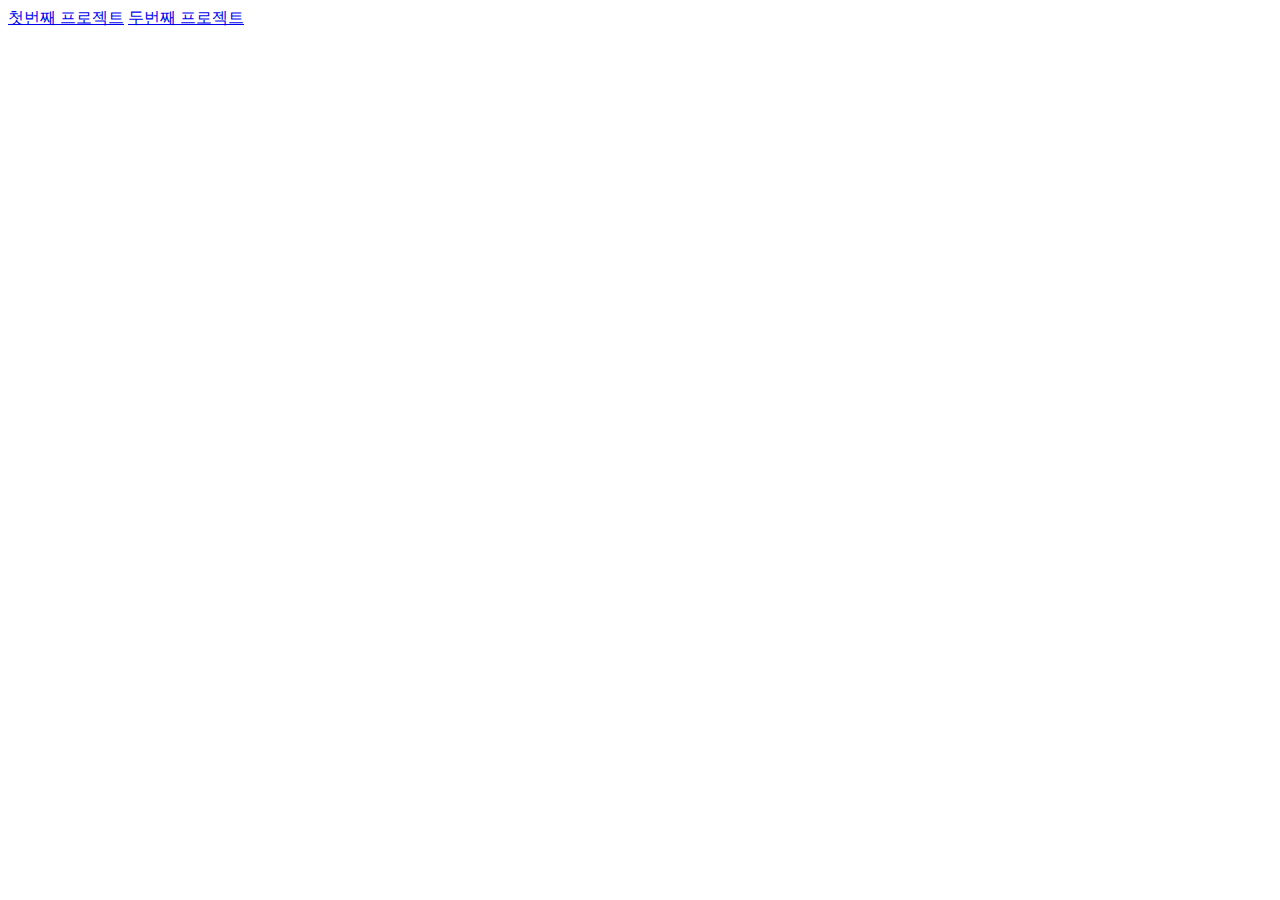
<file: index.html>
<!DOCTYPE html>
<html lang="en">
<head>
    <meta charset="UTF-8">
    <meta name="viewport" content="width=device-width, initial-scale=1.0">
    <meta http-equiv="X-UA-Compatible" content="ie=edge">
    <title>인덱스페이지</title>
</head>
<body>
    <script>

    </script>
    <a href="/twosomeplace">첫번째 프로젝트</a>
    <a href="/오늘한권">두번째 프로젝트</a>
</body>
</html>
</file>
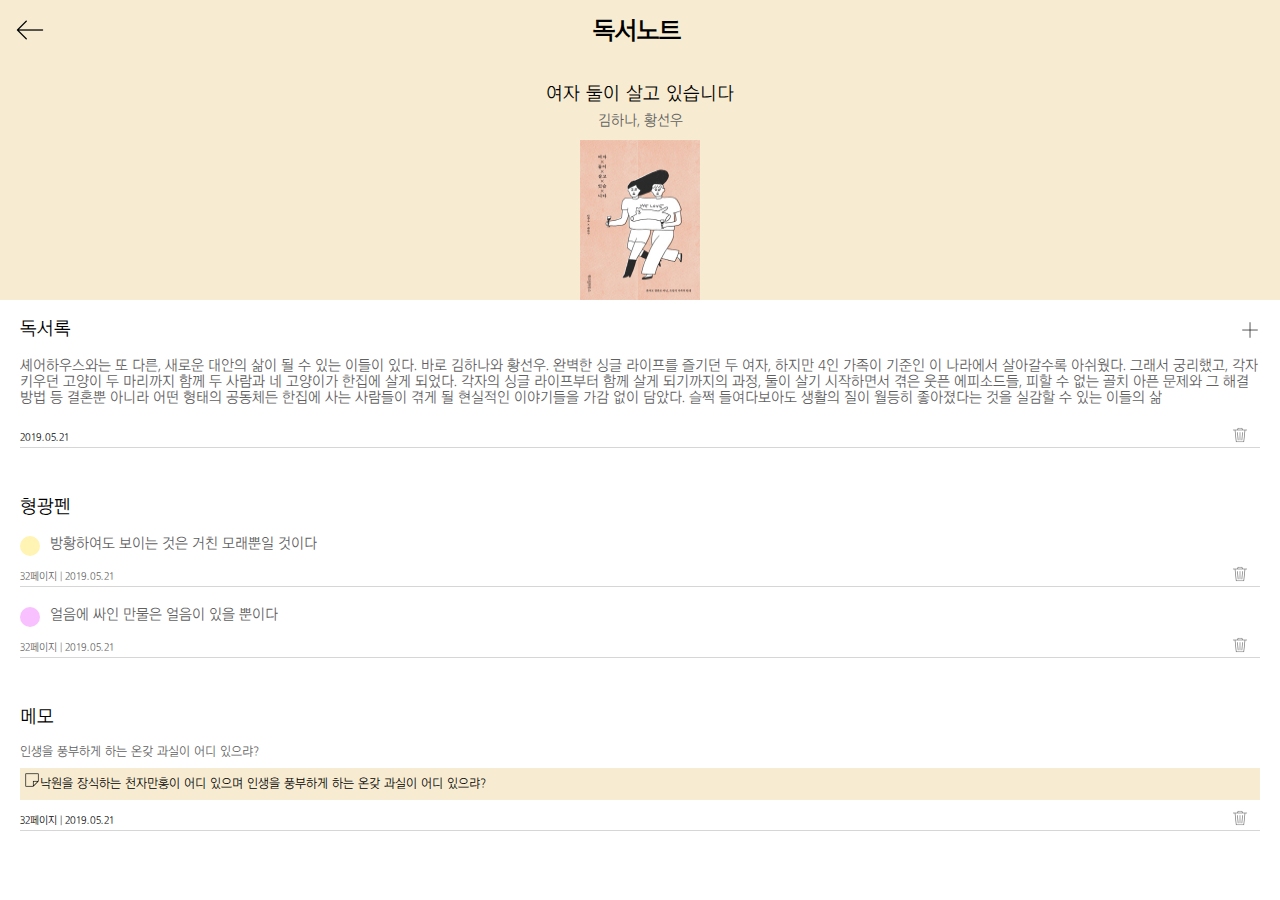
<file: todaybook/book-info.html>
<!DOCTYPE html>
<html lang="en">
<head>
    <meta charset="UTF-8">
    <meta name="viewport" content="width=device-width, initial-scale=1.0">
    <meta http-equiv="X-UA-Compatible" content="ie=edge">
    <title>book-info</title>
    <link rel="stylesheet" href="css/book-info.css">
    <script src="https://cdnjs.cloudflare.com/ajax/libs/jquery/3.4.1/jquery.min.js"></script>
    <script src="js/book-info.js"></script>
</head>
<body>

    <header>
        <h2>독서노트 <a href="book-list.html"><i class="icon icon-book-prev"></i></a></h2>
    </header>

    <section class="pop-up">
        <article class="info-top">
            <dl>
                <dt>여자 둘이 살고 있습니다</dt>
                <dd>김하나, 황선우</dd>
            </dl>
            <img src="img/note_more_1.jpg" alt="">
        </article>

        <article class="book-report">

            <div class="book-wrap">
                <h3>독서록<a href="book-report.html"><i class="icon icon-book-plus"></i></a></h3>
                <div class="content-wrap border">
                    <p class="report-content">
                        셰어하우스와는 또 다른, 새로운 대안의 삶이 될 수 있는 이들이 있다. 바로 김하나와 황선우. 완벽한 싱글 라이프를 즐기던 두 여자, 하지만 4인 가족이 기준인 이 나라에서 살아갈수록 아쉬웠다. 그래서 궁리했고, 각자 키우던 고양이 두 마리까지 함께 두 사람과 네 고양이가 한집에 살게 되었다. 각자의 싱글 라이프부터 함께 살게 되기까지의 과정, 둘이 살기 시작하면서 겪은 웃픈 에피소드들, 피할 수 없는 골치 아픈 문제와 그 해결 방법 등 결혼뿐 아니라 어떤 형태의 공동체든 한집에 사는 사람들이 겪게 될 현실적인 이야기들을 가감 없이 담았다. 슬쩍 들여다보아도 생활의 질이 월등히 좋아졌다는 것을 실감할 수 있는 이들의 삶
                    </p>
                    <p class="date">2019.05.21</p>
                    <div class="popover">
                        <button class="icon icon-book-del"></button>
                        <div class="del-popover">삭제</div>
                    </div>
                </div>
            </div> 
            
            <div class="book-mark">
                <h3>형광펜</h3>
                <ul>
                    <li class="mark-wrap border">
                        <p class="content"><span class="highligter"></span>방황하여도 보이는 것은 거친 모래뿐일 것이다</p>
                        <p class="page">32페이지  |  <span class="date">2019.05.21 </span></p> 
                        <div class="popover mark-del-wrap">
                            <button class="icon icon-book-del"></button>
                            <div class="del-popover">삭제</div>
                        </div>
                    </li>
                    <li class="mark-wrap border"> 
                        <p class="content"><span class="highligter2"></span>얼음에 싸인 만물은 얼음이 있을 뿐이다</p>
                        <p class="page">32페이지  |  <span class="date">2019.05.21 </span></p>
                        <div class="popover">
                            <button class="icon icon-book-del"></button>
                            <div class="del-popover">삭제</div>
                        </div>
                    </li>
                </ul>
            </div> 

            <div class="book-memo">
                <h3>메모</h3>
                <div class="memo-content border">
                    <p class="content">인생을 풍부하게 하는 온갖 과실이 어디 있으랴?</p>
                    <div class="memo-wrap">
                        <i class="icon icon-memo"></i>
                        <p>낙원을 장식하는 천자만홍이 어디 있으며 인생을 풍부하게 하는 온갖 과실이 어디 있으랴? </p>
                    </div>
                    <p class="page">32페이지  |  <span class="date">2019.05.21 </span></p>
                    <div class="popover">
                        <button class="icon icon-book-del"></button>
                        <div class="del-popover">삭제</div>
                    </div>
                </div>
            </div> 

        </article>
    </section>
</body>
</html>
</file>
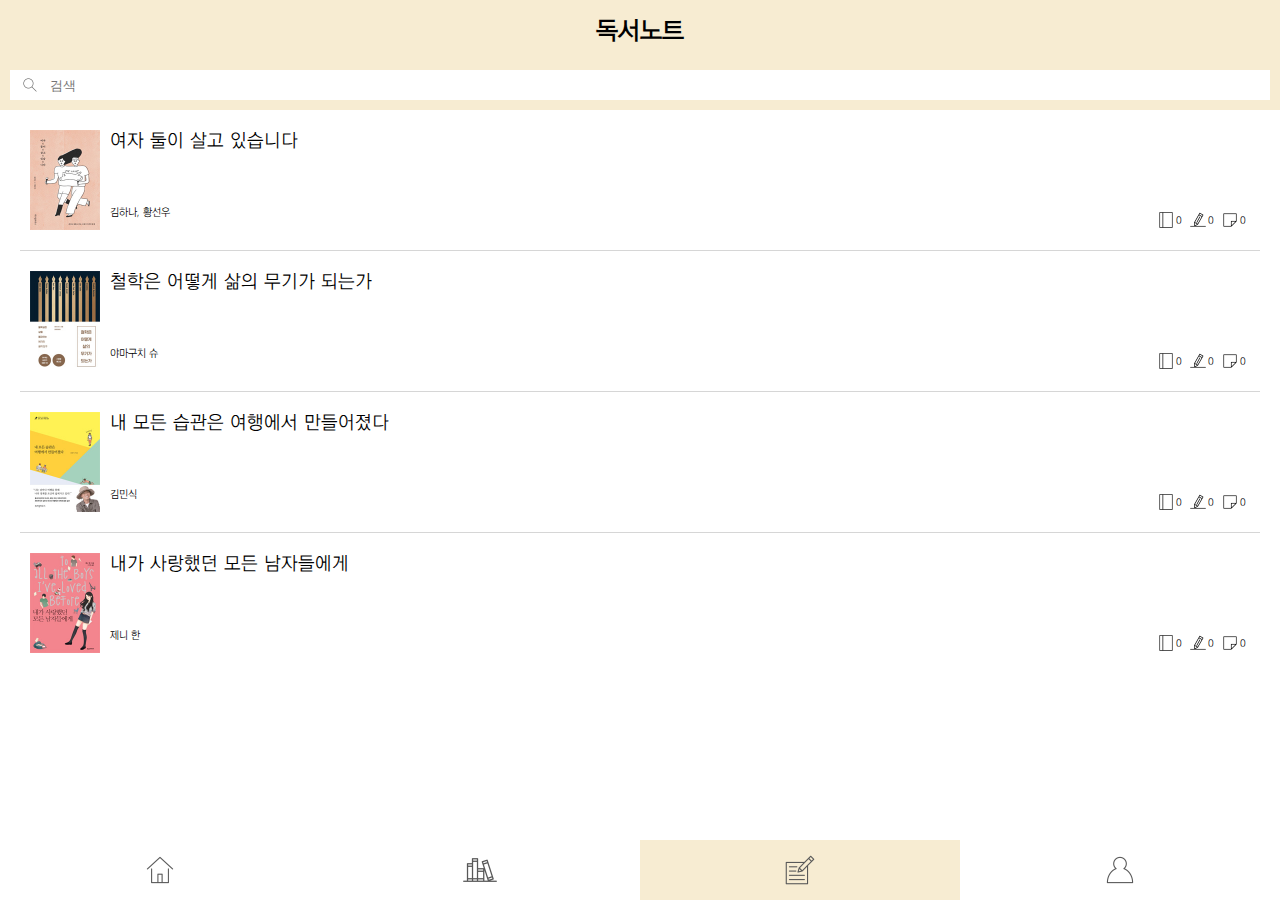
<file: todaybook/book-list.html>
<!DOCTYPE html>
<html lang="en">
<head>
    <meta charset="UTF-8">
    <meta name="viewport" content="width=device-width, initial-scale=1.0">
    <meta http-equiv="X-UA-Compatible" content="ie=edge">
    <title>book-list</title>
    <link rel="stylesheet" href="css/book-list.css">
    <script src="https://cdnjs.cloudflare.com/ajax/libs/jquery/3.4.1/jquery.min.js"></script>
    <script src="js/book-list.js"></script>
</head>
<body>
    <header>
        <h2><a href="#">독서노트</a></h2>
        <form action="">
            <input type="text" placeholder="검색">
            <button class="icon icon-book-search"></button>
        </form>
    </header>
    
    <section>
        <article id="book-list">
            <div class="book-info">
                <a href="book-info.html">
                    <img src="img/note_1.jpg" alt="">
                    <dl>
                        <dt>여자 둘이 살고 있습니다</dt>
                        <dd>김하나, 황선우</dd>
                    </dl>
                </a>
                <ul>
                    <li><a href="#" class="icon icon-book-report"><span>0</span></a></li>
                    <li><a href="#" class="icon icon-mark"><span>0</span></a></li>
                    <li><a href="#" class="icon icon-memo"><span>0</span></a></li>
                </ul>
            </div>
            <div class="book-info">
                <a href="book-info.html">
                    <img src="img/note_2.jpg" alt="">
                    <dl>
                        <dt>철학은 어떻게 삶의 무기가 되는가 </dt>
                        <dd>야마구치 슈</dd>
                    </dl>
                </a>
                <ul>
                    <li><a href="#" class="icon icon-book-report"><span>0</span></a></li>
                    <li><a href="#" class="icon icon-mark"><span>0</span></a></li>
                    <li><a href="#" class="icon icon-memo"><span>0</span></a></li>
                </ul>
            </div>
            <div class="book-info">
                <a href="book-info.html">
                    <img src="img/note_3.jpg" alt="">
                    <dl>
                        <dt>내 모든 습관은 여행에서 만들어졌다</dt>
                        <dd>김민식</dd>
                    </dl>
                </a>
                <ul>
                    <li><a href="#" class="icon icon-book-report"><span>0</span></a></li>
                    <li><a href="#" class="icon icon-mark"><span>0</span></a></li>
                    <li><a href="#" class="icon icon-memo"><span>0</span></a></li>
                </ul>
            </div>
            <div class="book-info">
                <a href="book-info.html">
                    <img src="img/note_4.jpg" alt="">
                    <dl>
                        <dt>내가 사랑했던 모든 남자들에게</dt>
                        <dd>제니 한</dd>
                    </dl>
                </a>
                <ul>
                    <li><a href="#" class="icon icon-book-report"><span>0</span></a></li>
                    <li><a href="#" class="icon icon-mark"><span>0</span></a></li>
                    <li><a href="#" class="icon icon-memo"><span>0</span></a></li>
                </ul>
            </div>
        </article>
    </section>

    <nav>
        <div class="tab-menu">
            <ul>
                <li><a href="home.html"><i class="icon icon-home"></i></a></li>
                <li><a href="library.html"><i class="icon icon-book"></i></a></li>
                <li><a href="book-list.html" class="active"><i class="icon icon-review"></i></a></li>
                <li><a href="mypage.html"><i class="icon icon-my"></i></a></li>
            </ul>
        </div>
    </nav>
</body>
</html>
</file>
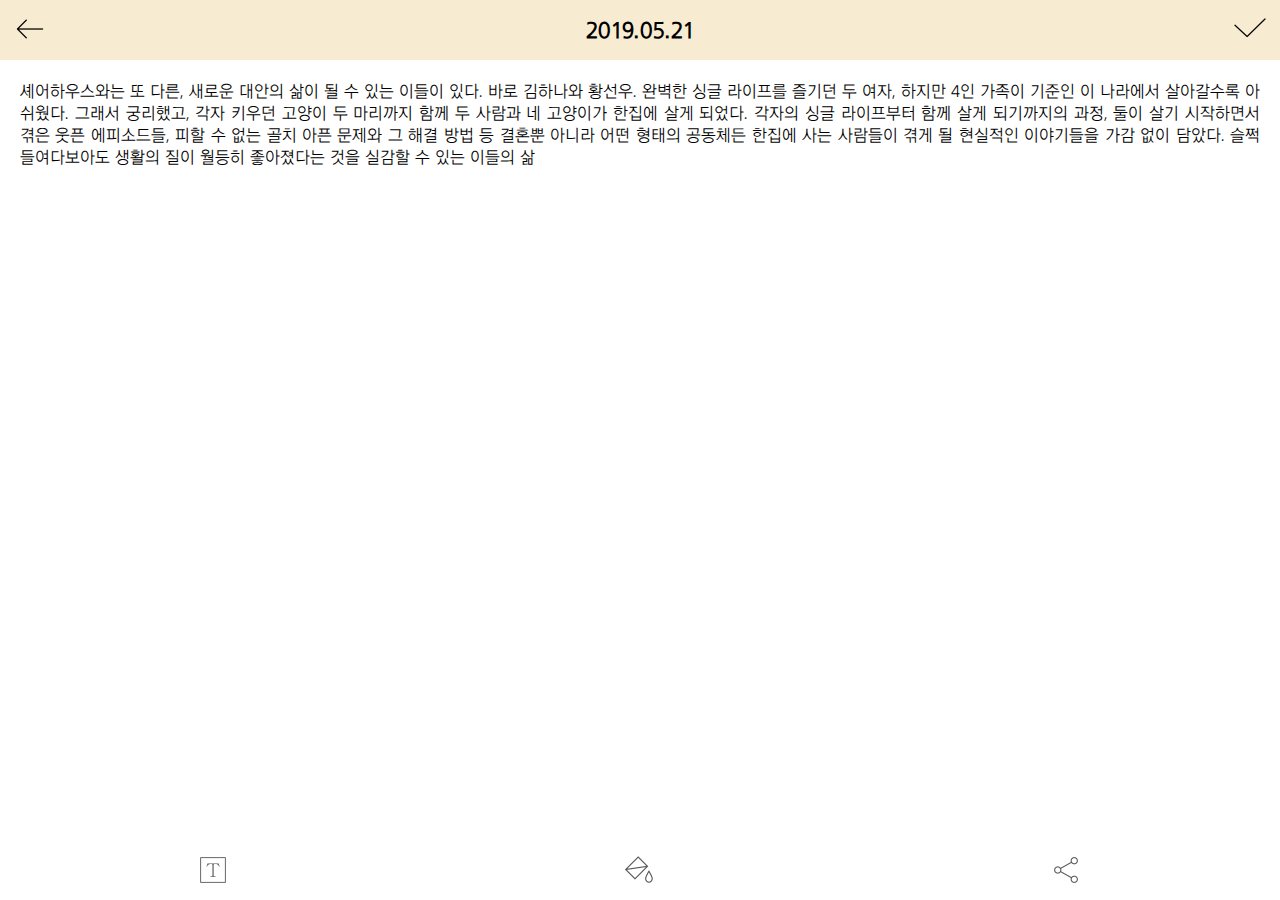
<file: todaybook/book-report.html>
<!DOCTYPE html>
<html lang="en">
<head>
    <meta charset="UTF-8">
    <meta name="viewport" content="width=device-width, initial-scale=1.0">
    <meta http-equiv="X-UA-Compatible" content="ie=edge">
    <title>book-report</title>
    <link rel="stylesheet" href="css/book-report.css">
    <script src="https://cdnjs.cloudflare.com/ajax/libs/jquery/3.4.1/jquery.min.js"></script>
    <script src="js/book-report.js"></script>
</head>
<body>
    <header>
        <h1>2019.05.21</h1>
        <div class="top-area">
            <a href="book-info.html"><i class="icon icon-book-prev"></i></a>
            <a href="book-info.html"><i class="icon icon-check"></i></a>
        </div>
    </header>
    
    <section>
        <div class="content">
            <p>셰어하우스와는 또 다른, 새로운 대안의 삶이 될 수 있는 이들이 있다. 바로 김하나와 황선우. 완벽한 싱글 라이프를 즐기던 두 여자, 하지만 4인 가족이 기준인 이 나라에서 살아갈수록 아쉬웠다. 그래서 궁리했고, 각자 키우던 고양이 두 마리까지 함께 두 사람과 네 고양이가 한집에 살게 되었다. 각자의 싱글 라이프부터 함께 살게 되기까지의 과정, 둘이 살기 시작하면서 겪은 웃픈 에피소드들, 피할 수 없는 골치 아픈 문제와 그 해결 방법 등 결혼뿐 아니라 어떤 형태의 공동체든 한집에 사는 사람들이 겪게 될 현실적인 이야기들을 가감 없이 담았다. 슬쩍 들여다보아도 생활의 질이 월등히 좋아졌다는 것을 실감할 수 있는 이들의 삶</p>
        </div>

        <div class="bottom-tab">
            <div id="text" class="text-style tab">
                <div class="text">
                    <i class="icon icon-t1"></i>
                    <p class="style">글꼴</p>
                </div>
                <div class="wrap">
                    <div class="wrap1 font">
                        <div class="wrap2 font-wrap">
                            <ul class="font-style">
                                <li>기본</li>
                                <li>명조체</li>
                                <li>나눔고딕</li>
                            </ul>
                        </div>
                        <button id="prev" class="icon icon-prev"></button>
                        <button id="next" class="icon icon-next"></button>
                    </div>
                </div>
                <div class="text">
                    <i class="icon icon-t2"></i>
                    <p class="style">글자 크기</p>
                </div>
                <div class="font-number">
                    <div class="wrap1 font-num">
                        <div class="wrap2 num-wrap">
                            <ul class="font-style">
                                <li>1</li>
                                <li>2</li>
                                <li>3</li>
                                <li>4</li>
                                <li>5</li>
                                <li>6</li>
                            </ul>
                        </div>
                        <button id="prev1" class="icon icon-prev"></button>
                        <button id="next2" class="icon icon-next"></button>
                    </div>
                </div>
            </div>
    
            <div id="color" class="bg-color tab">
                <i class="icon icon-color"></i>
                <div class="color-palette">
                    <span id="color1" class="color"></span>
                    <span id="color2" class="color"></span>
                    <span id="color3" class="color"></span>
                    <span id="color4" class="color"></span>
                    <span id="color5" class="color"></span>
                    <span id="color6" class="color"></span>
                </div>
            </div>
    
            <div id="share" class="sns-share tab">
                <ul>
                    <li><a href="#" class="icon icon-facebook2"></a></li>
                    <li><a href="#" class="icon icon-kakaotalk2"></a></li>
                    <li><a href="#" class="icon icon-instagram"></a></li>
                </ul>
            </div>
        </div>
    </section>

    <nav>
        <div class="tab-menu">
            <ul>
                <li><a href="#text"><i class="icon icon-text"></i></a></li>
                <li><a href="#color"><i class="icon icon-tab-color"></i></a></li>
                <li><a href="#share"><i class="icon icon-share"></i></a></li>
            </ul>
        </div>
    </nav>
</body>
</html>
</file>
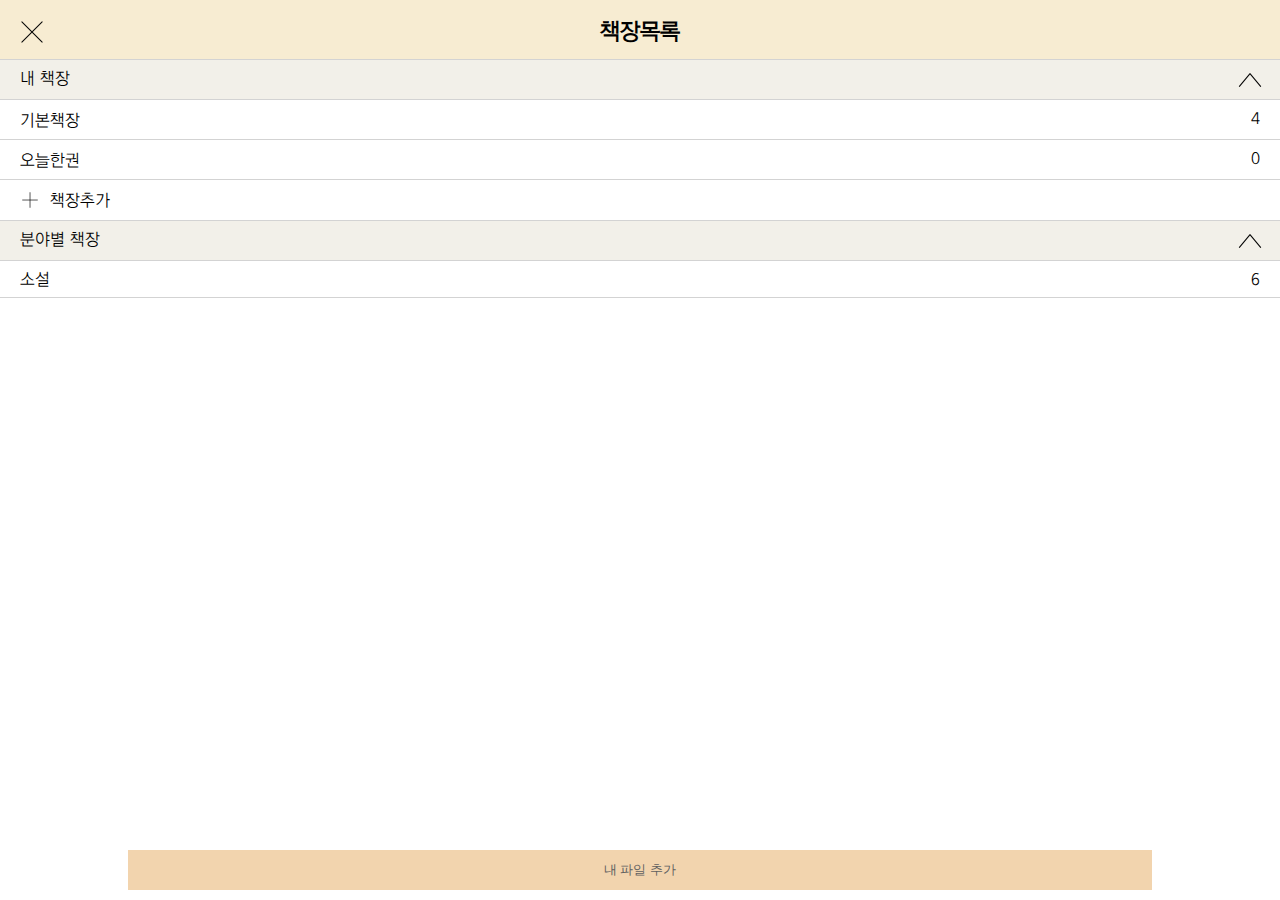
<file: todaybook/bookshelf.html>
<!DOCTYPE html>
<html lang="en">
<head>
    <meta charset="UTF-8">
    <meta name="viewport" content="width=device-width, initial-scale=1.0">
    <meta http-equiv="X-UA-Compatible" content="ie=edge">
    <title>bookshelf</title>
    <link rel="stylesheet" href="css/icon.css">
    <link rel="stylesheet" href="css/bookshelf.css">
    <script src="https://cdnjs.cloudflare.com/ajax/libs/jquery/3.4.1/jquery.min.js"></script>
    <script src="js/bookshelf.js"></script>
</head>
<body>
    <article class="bookshelf">
        <h3>책장목록</h3>
        <div class="left-top">
            <button class="icon icon-close"></button>
        </div>
        <div class="wrap">
            <!-- 1depth -->
            <ul>
                <li class="my-list">
                    <div class="title">
                        <span>내 책장</span>
                        <button class="icon icon-up"></button>
                    </div>
                    <!-- 2depth -->
                    <ul>
                        <li>
                            <span>기본책장</span>
                            <p>4</p>
                        </li>
                        <li>
                            <span>오늘한권</span>
                            <p>0</p>
                        </li>
                        <li class="list-plus">
                            <div class="name">
                                <input type="text" placeholder="│ 책장 이름 입력">
                                <button>취소</button>
                            </div>
                            <div class="plus">
                                <i class="icon icon-book-plus"></i>
                                <button>책장추가</button>
                            </div>
                        </li>
                    </ul>
                </li>
                <li class="part-list">
                    <div class="title">
                        <span>분야별 책장</span>
                        <button class="icon icon-up"></button>
                    </div>
                    <!-- 2depth -->
                    <ul>
                        <li>
                            <span>소설</span>
                            <p>6</p>
                        </li>
                    </ul>
                </li>
            </ul>
            <div class="file-plus">
                <button>
                    <span>내 파일 추가</span>
                </button>
            </div>
        </div>            
    </article>
</body>
</html>
</file>
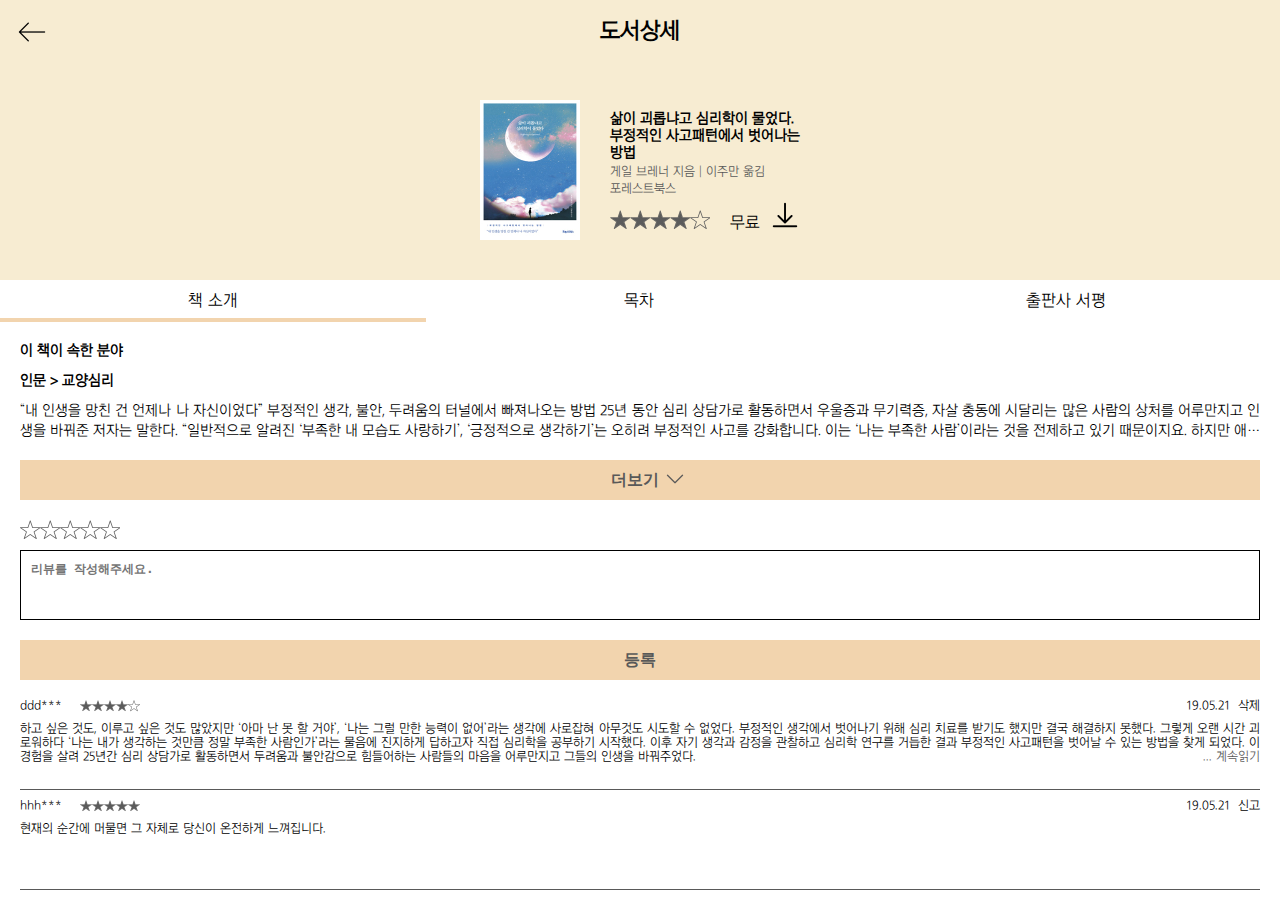
<file: todaybook/download,review.html>
<!DOCTYPE html>
<html lang="en">
<head>
    <meta charset="UTF-8">
    <meta name="viewport" content="width=device-width, initial-scale=1.0">
    <meta http-equiv="X-UA-Compatible" content="ie=edge">
    <title>download,review</title>
    <link rel="stylesheet" href="css/download,review.css">
    <script src="https://cdnjs.cloudflare.com/ajax/libs/jquery/3.4.1/jquery.min.js"></script>
    <script src="js/download,review.js"></script>
</head>
<body>
    <header>
        <h3>도서상세</h3>
        <a href="home.html"><i class="icon icon-back"></i></a>
    </header>

    <section>
        <article id="book-info">
            <div class="info-bg">
                <div class="info-wrap">
                    <img src="img/main_recommend_3.jpg" alt="">
                    <dl>
                        <dt>삶이 괴롭냐고 심리학이 물었다. 부정적인 사고패턴에서 벗어나는 방법</dt>
                        <dd>게일 브레너 지음 | 이주만 옮김</dd>
                        <dd>포레스트북스</dd>
                    </dl>
                    <div class="star-wrap">
                        <i class="icon icon-star on"></i>
                        <i class="icon icon-star on"></i>
                        <i class="icon icon-star on"></i>
                        <i class="icon icon-star on"></i>
                        <i class="icon icon-star"></i>
                    </div>
                    <span>무료</span>
                    <a href=""><i class="icon icon-download"></i></a>
                </div>
            </div>
            
            <div class="tab">
                <ul>
                    <li><a href="#bookinfo" class="active">책 소개<span class="active"></span></a></li>
                    <li><a href="#bookcontent">목차<span></span></a></li>
                    <li><a href="#bookreview">출판사 서평<span></span></a></li>
                </ul>
            </div>

            <div class="tab-contents">
                <div id="bookinfo" class="active">
                    <div class="bookinfo-wrap">
                        <span>이 책이 속한 분야</span>
                        <span>인문 > 교양심리</span>
                        <p class="overflow">“내 인생을 망친 건 언제나 나 자신이었다” 부정적인 생각, 불안, 두려움의 터널에서 빠져나오는 방법 25년 동안 심리 상담가로 활동하면서 우울증과 무기력증, 자살 충동에 시달리는 많은 사람의 상처를 어루만지고 인생을 바꿔준 저자는 말한다. “일반적으로 알려진 ‘부족한 내 모습도 사랑하기’, ‘긍정적으로 생각하기’는 오히려 부정적인 사고를 강화합니다. 이는 ‘나는 부족한 사람’이라는 것을 전제하고 있기 때문이지요. 하지만 애초에 ‘부족한 나’는 실재하지 않습니다. 이것이 당신을 힘들게 하는 생각을 사실로 믿지 않아도 되는 이유입니다.” </p>
                    </div>
                    <button class="btn-more"><span>더보기</span><i class="icon icon-down-small"></i></button>
                    <div class="review-write">
                        <div class="star-wrap">
                            <a href="#" class="icon icon-star"></a>
                            <a href="#" class="icon icon-star"></a>
                            <a href="#" class="icon icon-star"></a>
                            <a href="#" class="icon icon-star"></a>
                            <a href="#" class="icon icon-star"></a>
                        </div>
                        <div class="review-input">
                            <textarea name="review" id="review" cols="30" rows="10" placeholder="리뷰를 작성해주세요."></textarea>
                        </div>
                        <button class="btn-submit"><span>등록</span></button>
                    </div>
                    <div class="review-list">
                        <div class="my-review-new" id="review">
                            <div class="review-info">
                                <span class="id">ddd***</span>
                                <div class="star-wrap">
                                    <i class="icon icon-smallstar"></i>
                                    <i class="icon icon-smallstar"></i>
                                    <i class="icon icon-smallstar"></i>
                                    <i class="icon icon-smallstar"></i>
                                    <i class="icon icon-smallstar"></i>
                                </div>
                                <span class="date">19.05.21</span>
                                <a href="#" class="delete">삭제</a>
                            </div>
                            <div class="review-contents">
                                <p class="overflow"></p>
                            </div>
                        </div>
                        <div class="my-review" id="review">
                            <div class="review-info">
                                <span class="id">ddd***</span>
                                <div class="star-wrap">
                                    <i class="icon icon-smallstar on"></i>
                                    <i class="icon icon-smallstar on"></i>
                                    <i class="icon icon-smallstar on"></i>
                                    <i class="icon icon-smallstar on"></i>
                                    <i class="icon icon-smallstar"></i>
                                </div>
                                <span class="date">19.05.21</span>
                                <a href="#" class="delete">삭제</a>
                            </div>
                            <div class="review-contents">
                                <p class="overflow">하고 싶은 것도, 이루고 싶은 것도 많았지만 ‘아마 난 못 할 거야’, ‘나는 그럴 만한 능력이 없어’라는 생각에 사로잡혀 아무것도 시도할 수 없었다. 부정적인 생각에서 벗어나기 위해 심리 치료를 받기도 했지만 결국 해결하지 못했다. 그렇게 오랜 시간 괴로워하다 ‘나는 내가 생각하는 것만큼 정말 부족한 사람인가’라는 물음에 진지하게 답하고자 직접 심리학을 공부하기 시작했다. 이후 자기 생각과 감정을 관찰하고 심리학 연구를 거듭한 결과 부정적인 사고패턴을 벗어날 수 있는 방법을 찾게 되었다. 이 경험을 살려 25년간 심리 상담가로 활동하면서 두려움과 불안감으로 힘들어하는 사람들의 마음을 어루만지고 그들의 인생을 바꿔주었다.</p>
                            </div>
                            <div class="more-read"><a href="#">... 계속읽기</a></div>
                        </div>
                        <div class="review" id="review">
                            <div class="review-info">
                                <span class="id">hhh***</span>
                                <div class="star-wrap">
                                    <i class="icon icon-smallstar on"></i>
                                    <i class="icon icon-smallstar on"></i>
                                    <i class="icon icon-smallstar on"></i>
                                    <i class="icon icon-smallstar on"></i>
                                    <i class="icon icon-smallstar on"></i>
                                </div>
                                <span class="date">19.05.21</span>
                                <a href="#" class="report">신고</a>
                            </div>
                            <div class="review-contents">
                                <p>현재의 순간에 머물면 그 자체로 당신이 온전하게 느껴집니다.</p>
                            </div>
                        </div>
                    </div>
                </div>
                <div id="bookcontent">
                    <div class="content-wrap">
                        <dl>
                            <dt>[추천의 글 1]</dt>
                            <dt>[추천의 글 1]</dt>
                            <dt>[프롤로그] 왜 우리는 이토록 괴로운가</dt>
                            <dt>[1부] 고통을 벗어나기 위해서는 무엇이 필요할까</dt>
                            <dd>- 1장 고통과 행복은 연결되어 있다</dd>
                            <dd>- 2장 자신의 한계를 규정하지 않는다 </dd>
                            <dt>[2부] 나로 사는 건 왜 이렇게 힘이 들까 </dt>
                            <dd>- 3장 모든 정답은 내 안에 있다</dd>
                            <dd>- 4장 과거와 미래에 마음을 빼앗기지 않는다 </dd>
                            <dd>- 5장 생각에 관심을 주지 않는다 </dd>
                            <dd>- 6장 감정에 휘둘리지 않는다</dd>
                            <dd>- 7장 삶의 영적인 측면을 들여다본다	</dd>
                            <dt>[3부] 지금 여기에서 행복을 찾을 수 있을까 </dt>
                            <dd>- 8장 과거와 새로운 관계를 맺는다</dd>
                            <dd>- 9장 상황을 객관적으로 바라본다</dd>
                            <dd>- 10장 두려움이 삶을 가로막지 못하게 한다</dd>
                            <dt>[에필로그] 고통은 선택의 문제다</dt>
                        </dl>
                    </div>
                </div>
                <div id="bookreview">
                    <div class="review-wrap">
                        <dl>
                            <dt>“내 인생을 망친 건 언제나 나 자신이었다” </dt>
                            <dt>부정적인 생각, 두려움의 터널에서 빠져나오는 방법 </dt>
                            <dd>매일 자신에게 상처를 주는 사람들이 있다. ‘나는 왜 이렇게 부족할까’, ‘나는 사랑받을 가치가 없어’, ‘나는 뭘 해도 안 될 거야’라며 친구나 가족, 그 누구에게도 하지 않을 말을 자기 자신에게 하고, 이를 그대로 믿으며 괴로워한다. 그런데 스스로 내린 이 평가는 사실일까? 그들은 정말 아무것도 해낼 수 없을 만큼 무능한 사람일까? 25년 동안 심리 상담가로 활동하면서 우울증과 무기력증, 자살 충동에 시달리는 많은 사람의 상처를 어루만지고 인생을 바꿔준 저자는 말한다. “일반적으로 알려진 ‘부족한 내 모습도 사랑하기’, ‘긍정적으로 생각하기’는 오히려 부정적인 사고를 강화합니다. 이는 ‘나는 부족한 사람’이라는 것을 전제하고 있기 때문이지요. 하지만 애초에 ‘부족한 나’는 실재하지 않습니다. 이것이 당신을 힘들게 하는 생각을 사실로 믿지 않아도 되는 이유입니다.” </dd>
                            <dd>『삶이 괴롭냐고 심리학이 물었다』는 저자 자신과 그가 만난 수많은 내담자의 사례를 통해 우리가 왜 부정적인 생각과 감정에 빠지게 되었으며, 스스로 부족한 사람이라는 평가를 하게 되었는지 그 원인을 밝혀낸다. 또 여기에 지배당하지 않을 방법을 소개하면서 자신의 모습이라고 믿으며 자책하고 비난했던 거짓 자아를 조각조각 해체하고, 존재 자체로 빛나는 참자아를 찾아 당당하게 살아나갈 것을 제안한다.</dd>
                            <dd>“왜 우리는 이토록 괴로운가” 당신이 불행에서 벗어날 수 없었던 단 한 가지 이유 저자의 상담실을 찾는 사람들은 모두 괴로움에 시달리고 있었다. 남들의 인정을 받기 위해 애쓰느라 매일 녹초가 되는 사람, 죄책감에 시달리는 사람, 무기력에 빠져 헤어나오지 못하는 사람, 용기가 없어 아무것도 시도하지 못하는 사람…. 저자는 이들이 겪는 고통의 유형은 제각기 달라 보이지만, 원인은 모두 ‘거짓 자아’로 살고 있기 때문이라고 말한다. 거짓 자아는 부정적인 사고패턴에 빠져 자신의 모습을 함부로 규정지은 데서 형성된 자아를 말한다. 이 자아는 자신에게 “너는 모자란 사람이야”, “너는 해낼 수 없을 거야”라고 속삭이며 목표를 향해 나아갈 수 없도록 만든다. 저자는 자신 역시 이 자아에 사로잡혀 오랜 시간 괴로워했음을 고백하면서, 이 목소리를 믿지 않는 것이 고통에서 벗어나는 길이라고 말한다. 또 이를 위해서는 먼저 이 자아가 무엇인지 살피고 어떻게 생겨났는지를 밝혀내야 한다고 설명한다. 이 단계가 먼저 이루어져야 거짓 자아를 구성하는 생각과 감정을 해체할 수 있기 때문이다.</dd>
                        </dl>
                    </div>
                </div>
            </div>
        </article>
    </section>

    <div class="popup-download">
        <div class="message-wrap">
            <span class="message">다운로드 하시겠습니까?</span>
            <div class="button-wrap">
                <button id="cancel"><span>취소</span></button>
                <button id="confirm"><span>확인</span></button>
            </div>
        </div>
    </div>

    <div class="popup-web">
        <div class="message-wrap">
            <span class="message">웹 사이트로 이동하시겠습니까?</span>
            <div class="button-wrap">
                <button id="cancel"><span>취소</span></button>
                <button id="confirm"><span>확인</span></button>
            </div>
        </div>
    </div>

</body>
</html>
</file>
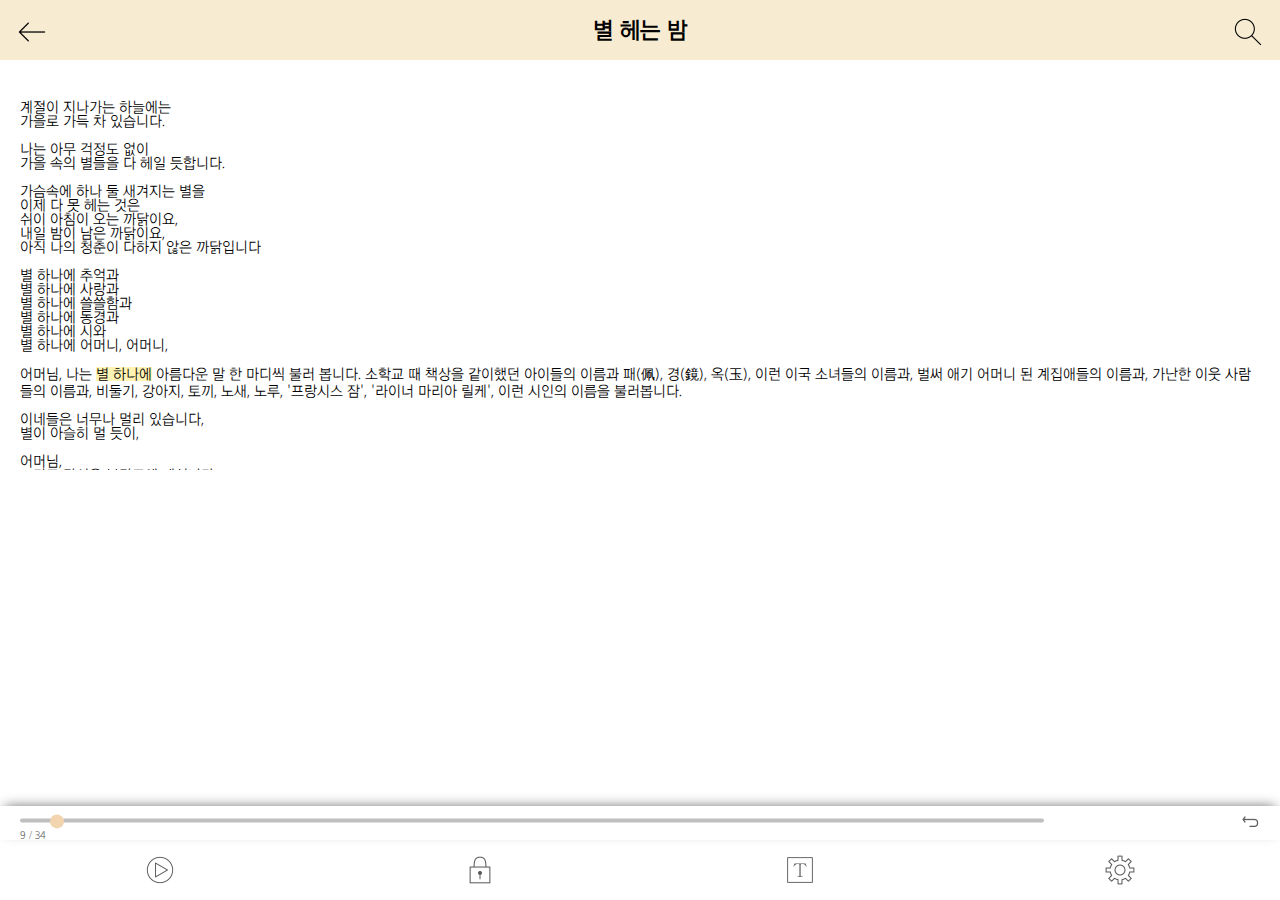
<file: todaybook/ebook.html>
<!DOCTYPE html>
<html lang="en">
<head>
    <meta charset="UTF-8">
    <meta name="viewport" content="width=device-width, initial-scale=1.0">
    <meta http-equiv="X-UA-Compatible" content="ie=edge">
    <title>todaybook-ebook</title>
    <link rel="stylesheet" href="css/icon.css">
    <link rel="stylesheet" href="css/todaybook-ebook.css">
    <script src="https://cdnjs.cloudflare.com/ajax/libs/jquery/3.4.1/jquery.min.js"></script>
    <script src="js/ebook.js"></script>
</head>
<body>
    <header>
        <h3>별 헤는 밤</h3>
        <a href="library.html"><button class="icon icon-back"></button></a>
        <button class="icon icon-search"></button>
    </header>


    <section>
        <article class="book-box">
            <div>
                <span>
                    계절이 지나가는 하늘에는<br>
                    가을로 가득 차 있습니다.<br>
                    <br>
                    나는 아무 걱정도 없이<br>
                    가을 속의 별들을 다 헤일 듯합니다.<br>
                    <br>
                    가슴속에 하나 둘 새겨지는 별을<br>
                    이제 다 못 헤는 것은<br>
                    쉬이 아침이 오는 까닭이요,<br>
                    내일 밤이 남은 까닭이요,<br>
                    아직 나의 청춘이 다하지 않은 까닭입니다<br>
                    <br>
                    별 하나에 추억과<br>
                    별 하나에 사랑과<br>
                    별 하나에 쓸쓸함과<br>
                    별 하나에 동경과<br>
                    별 하나에 시와<br>
                    별 하나에 어머니, 어머니,<br>
                    <br>
                    어머님, 나는 <p>별 하나에</p> 아름다운 말 한 마디씩 불러 봅니다. 소학교 때 책상을 같이했던 아이들의 이름과 패(佩), 경(鏡), 옥(玉), 이런 이국 소녀들의 이름과, 벌써 애기 어머니 된 계집애들의 이름과, 가난한 이웃 사람들의 이름과, 비둘기, 강아지, 토끼, 노새, 노루, '프랑시스 잠', '라이너 마리아 릴케', 이런 시인의 이름을 불러봅니다.<br>
                    <br>
                    이네들은 너무나 멀리 있습니다,<br>
                    별이 아슬히 멀 듯이,<br>
                    <br>
                    어머님,<br>
                    그리고 당신은 북간도에 계십니다.<br>
                    <br>
                    나는 무엇인지 그리워<br>
                    이 많은 별빛이 내린 언덕 위에도<br>
                    내 이름자를 써 보고,<br>
                    흙으로 덮어 버리었습니다.</p><br>
                    <br>
                    딴은, 밤을 새워 우는 벌레는<br>
                    부끄러운 이름을 슬퍼하는 까닭입니다.<br>
                    <br>
                    그러나, 겨울이 지나고 나의 별에도 봄이 오면<br>
                    무덤 위에 파란 잔디가 피어나듯이<br>
                    내 이름자 묻힌 언덕 위에도<br>
                    자랑처럼 풀이 무성할 게외다.<br>
                </span>
            </div>
        </article>
        <article class="balloon">
            <div class="delet-box">
                <button id="pen"><span>형광펜</span></button>
                <button id="memo"><span>메모</span></button>
                <button id="share"><span>공유</span></button>
                <button id="search"><span>검색</span></button>
                <button id="clear"><span>삭제</span></button>
            </div>
            <div class="pen-box">
                <button><span class="btn-y"></span></button>
                <button><span class="btn-p"></span></button>
                <button><span class="btn-g"></span></button>
                <button><span class="btn-b"></span></button>
                <button><span class="pen-text">삭제</span></button>
            </div>
            
            <div class="memo">
                    <textarea cols="30" rows="10"></textarea>
                    <button><span>확인</span></button>
            </div>
            <div class="share">
                    <div class="wrap">
                        <button class="icon icon-facebook2"><a href="#"></a></button>
                        <button class="icon icon-kakaotalk2"><a href="#"></a></button>
                        <button class="icon icon-instagram"><a href="#"></a></button>
                    </div>
                </div>
        </article>
        <article class="search">
            <div class="top">
                <button class="icon icon-back"></button>
                <input type="text" id="star">
                <button class="icon icon-search"></button>
            </div>
            <div class="bottom">
                <button class="icon icon-prev"></button>
                <button class="icon icon-next"></button>
            </div>
            <ul class="tab-nav">
                <li><a href="#tab1" class="active">본문</a></li>
                <li><a href="#tab2">국어사전</a></li>
                <li><a href="#tab3">영어사전</a></li>
                <li><a href="#tab4">백과사전</a></li>
            </ul>
            <div class="tab-contents">
                <div class="active" id="tab1">
                    <div class="info"><span>"별 하나에" 검색결과 7건</span></div>
                    <div class="wrap">
                        <span>
                            계절이 지나가는 하늘에는<br>
                            가을로 가득 차 있습니다.<br>
                            <br>
                            나는 아무 걱정도 없이<br>
                            가을 속의 별들을 다 헤일 듯합니다.<br>
                            <br>
                            가슴속에 하나 둘 새겨지는 별을<br>
                            이제 다 못 헤는 것은<br>
                            쉬이 아침이 오는 까닭이요,<br>
                            내일 밤이 남은 까닭이요,<br>
                            아직 나의 청춘이 다하지 않은 까닭입니다<br>
                            <br>
                            <p>별 하나에</p> 추억과<br>
                            <p>별 하나에</p> 사랑과<br>
                            <p>별 하나에</p> 쓸쓸함과<br>
                            <p>별 하나에</p> 동경과<br>
                            <p>별 하나에</p> 시와<br>
                            <p>별 하나에</p> 어머니, 어머니,<br>
                            <br>
                            어머님, 나는 <p>별 하나에</p> 아름다운 말 한 마디씩 불러 봅니다. 소학교 때 책상을 같이했던 아이들의 이름과 패(佩), 경(鏡), 옥(玉), 이런 이국 소녀들의 이름과, 벌써 애기 어머니 된 계집애들의 이름과, 가난한 이웃 사람들의 이름과, 비둘기, 강아지, 토끼, 노새, 노루, '프랑시스 잠', '라이너 마리아 릴케', 이런 시인의 이름을 불러봅니다.<br>
                            
                        </span>
                    </div>
                </div>
                <div id="tab2">국어사전 검색 결과입니다.</div>
                <div id="tab3">영어사전 검색 결과입니다.</div>
                <div id="tab4">백과사전 검색 결과입니다.</div>
            </div>
        </article>

        <article class="play">
            <div class="bottom">
                <button class="icon icon-close-o"></button>
                <button class="icon icon-play"></button>
                <button class="icon icon-play-set"></button>
                <button class="icon icon-play-alarm"></button>
            </div>
            <div class="play-set">
                <ul>
                    <li>
                        <p>언어설정</p>
                        <input type="radio" name="language" id="ko" checked>
                        <label for="ko"><i></i>한국어</label>
                        <input type="radio" name="language" id="en">
                        <label for="en"><i></i>영어</label>
                    </li>
                    <li>
                        <p>목소리</p>
                        <input type="radio" name="voice" id="f" checked>
                        <label for="f"><i></i>여자</label>
                        <input type="radio" name="voice" id="m">
                        <label for="m"><i></i>남자</label>
                        <input type="radio" name="voice" id="k">
                        <label for="k"><i></i>어린이</label>
                    </li>
                    <li>
                        <p>배속</p>
                        <label>
                            <i class="icon icon-minus"></i>
                            <span class="num">1</span>
                            <!-- <p>1</p> -->
                            <i class="icon icon-plus"></i>
                        </label>
                        
                        <button><span>초기화</span></button>
                    </li>
                    <li>
                        <p>괄호 안 문장 읽기</p>
                        <input type="checkbox" id="on-off">
                        <label for="on-off" class="on-off">
                            <span></span>
                            <span></span>
                            <span class="btn"></span>
                        </label>
                    </li>
                </ul>
            </div>
            <div class="alarm">
                <div class="top">
                    <button class="icon icon-back"></button>
                    <h3>종료 시간 설정</h3>
                </div>
                <div class="wrap">
                    <div class="time">
                        <ul>
                            <li>
                                <p>12</p>
                                <p>59</p>
                            </li>
                            <li class="timeset">
                                <strong>00</strong>
                                <p>시간</p>
                                <strong>00</strong>
                                <p>분</p>
                            </li>
                            <li>
                                <p>01</p>
                                <p>01</p>
                            </li>
                        </ul>
                    </div>
                    <button><span>시작</span></button>
                    <span>
                        설정된 시간이 지나면<br>
                        음성재생이 자동으로 종료됩니다.
                    </span>
                </div>
            </div>
        </article>
        <article class="look">
            <button class="icon icon-look"></button>
        </article>

        <article class="text">
            <div class="wrap">
                <ul>
                    <li class="color">
                        <i class="icon icon-color"></i>
                        <label style="background: #ffffff" id="color1" class="color active"></label>
                        <label style="background: #E2D3B5" id="color2" class="color"></label>
                        <label style="background: #335140" id="color3" class="color"></label>
                        <label style="background: #CCCCCC" id="color4" class="color"></label>
                        <label style="background: #727272" id="color5" class="color"></label>
                        <label style="background: #000000" id="color6" class="color"></label>
                    </li>
                    <li class="t1">
                        <i class="icon icon-t1"></i>
                        <span>글꼴</span>
                        <button class="icon icon-prev"></button>
                        <div>
                            <ul>
                                <li>기본</li>
                                <li>명조체</li>
                                <li>바탕체</li>
                            </ul>
                        </div>  
                        <button class="icon icon-next"></button>
                    </li>
                    <li class="t2">
                        <i class="icon icon-t2"></i>
                        <span>글자 크기</span>
                        <button class="icon icon-prev"></button>
                        <div>
                            <ul>
                                <li>1</li>
                                <li>2</li>
                                <li>3</li>
                                <li>4</li>
                                <li>5</li>
                            </ul>
                        </div>
                        <button class="icon icon-next"></button>
                    </li>
                </ul>
            </div>
        </article>

        <article class="set">
            <div class="wrap">
                <ul>
                    <li>
                        <strong>터치 설정</strong>
                        <input type="radio" name="touch" id="l_r" checked>
                        <label for="l_r">좌/우 터치 영역<i class="icon icon-none-radiobox"></i></label>
                        <input type="radio" name="touch" id="u_d">
                        <label for="u_d">상/하 터치 영역<i class="icon icon-none-radiobox"></i></label>
                    </li>
                    <hr>
                    <li>
                        <strong>페이지 설정</strong>
                        <input type="checkbox" id="popup">
                        <label for="popup">팝업으로 주석보기<i class="icon icon-none-radiobox"></i></label>
                        <label>하단 좌/우 정보 표시<button class="icon icon-check-small"></button></label>
                        <label id="box">페이지 넘김 효과<button class="icon icon-check-small"></button></label>
                    </li>
                    <hr>
                    <li>
                        <strong>뷰어 설정</strong>
                        <input type="checkbox" id="bright" checked>
                        <label for="bright">밝기 조절 제스처 사용<i class="icon icon-none-radiobox"></i></label>
                        <input type="checkbox" id="fixed" checked>
                        <label for="fixed">화면 회전 고정<i class="icon icon-none-radiobox"></i></label>
                    </li>
                    
                </ul>
                <div class="box">
                    <ul>
                        <li>효과없음</li>
                        <li>슬라이드 효과</li>
                        <li>책장 넘김 효과</li>
                        <li>서서히 나타남</li>
                    </ul>
                </div>
            </div>
        </article>



    </section>



    <nav>
        <div class="book-nav">
            <div class="progress-bar">
                <span class="bar"></span>
                <button class="icon icon-return"></button>
                <i></i>
                <span class="page">9 / 34</span>


            </div> 
            <ul>
                <li><button class="icon icon-play"></button></li>
                <li><button class="icon icon-look"></button></li>
                <li id="text"><button class="icon icon-text"></button></li>
                <li id="set"><button class="icon icon-set"></button></li>
            </ul>
        </div>
    </nav>
</body>
</html>
</file>
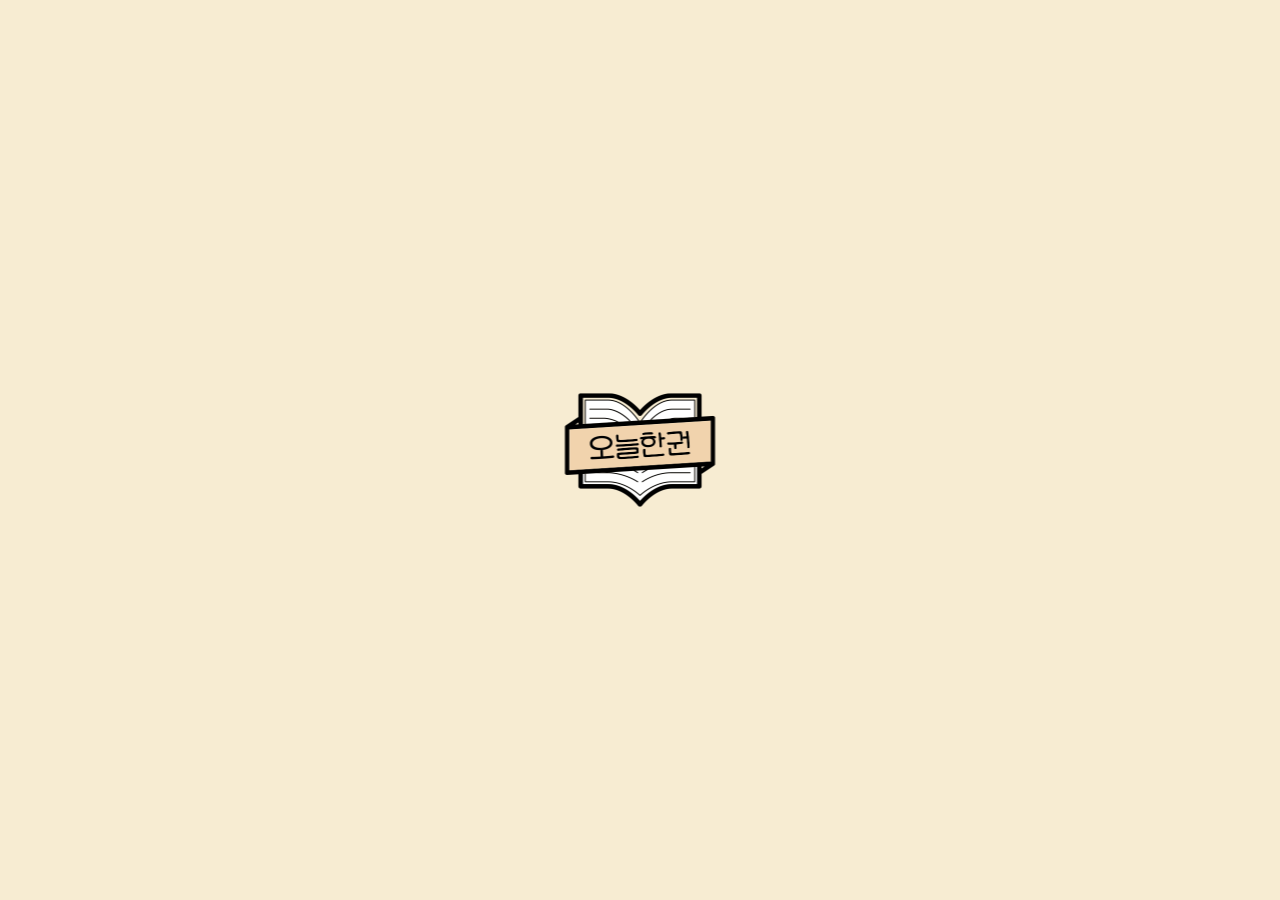
<file: todaybook/intro.html>
<!DOCTYPE html>
<html lang="en">
<head>
    <meta charset="UTF-8">
    <meta name="viewport" content="width=device-width, initial-scale=1.0">
    <meta http-equiv="X-UA-Compatible" content="ie=edge">
    <title>intro</title>
    <link rel="stylesheet" href="css/intro.css">
    <script src="https://cdnjs.cloudflare.com/ajax/libs/jquery/3.4.1/jquery.min.js"></script>
    <script src="js/intro.js"></script>
</head>
<body>
    <div class="intro">
        <div class="icon-wrap">
            <i class="icon icon-logo-big"></i>
        </div>
    </div>
</body>
</html>
</file>
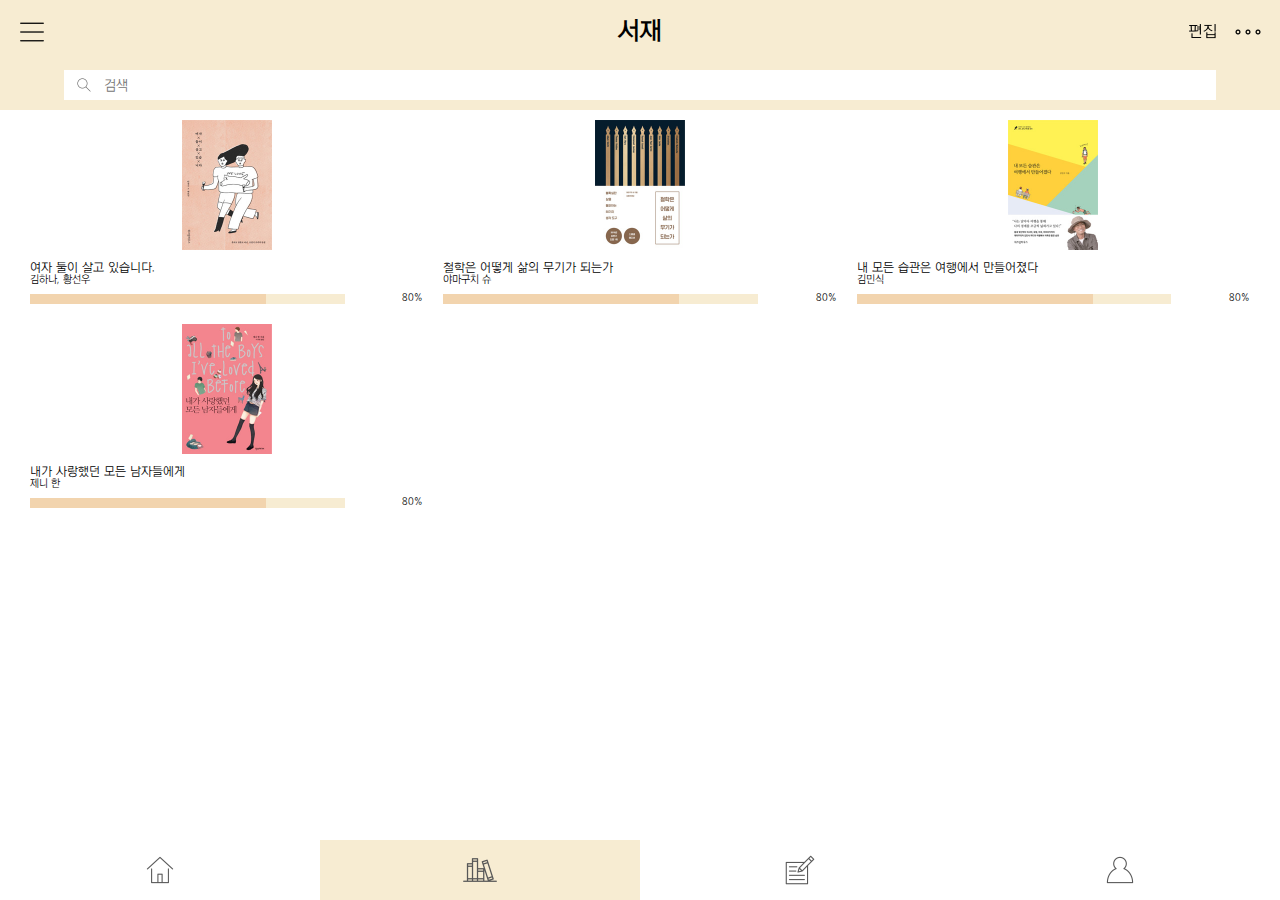
<file: todaybook/library.html>
<!DOCTYPE html>
<html lang="en">
<head>
    <meta charset="UTF-8">
    <meta name="viewport" content="width=device-width, initial-scale=1.0">
    <meta http-equiv="X-UA-Compatible" content="ie=edge">
    <title>todaybook-library</title>
    <link rel="stylesheet" href="css/icon.css">
    <link rel="stylesheet" href="css/todaybook-library.css">
    <script src="https://cdnjs.cloudflare.com/ajax/libs/jquery/3.4.1/jquery.min.js"></script>
    <script src="js/library.js"></script>
</head>
<body>
    <header>
        <h2>서재</h2>
        <div class="left-top">
            <button class="icon icon-menu"></button>
        </div>
        <div class="right-top">
            <button class="icon icon-edit"></button>
            <button class="icon icon-more"></button>
        </div> 

       
    </header>



    
    <section>
        <!-- 서재 책 목록 -->
        <article class="library">
            <!-- 포스트보기 -->
            <div class="library-post">
                <div class="library-search"> 
                    <div>
                        <button class="icon icon-book-search"></button>
                        <input type="text" placeholder="검색">
                    </div>
                </div>
                <div class="wrap">
                    <ul>
                        <li>
                            <a href="ebook.html">
                                <img src="img/library_1.jpg" alt="">
                                <div class="text-box">
                                    <dl>여자 둘이 살고 있습니다.</dl> 
                                    <dt>김하나, 황선우</dt>
                                </div>
                                <div class="progress-bar">
                                    <span class="bar-bg"></span>
                                    <span class="bar"></span>
                                    <span class="percent">80%</span>
                                </div> 
                            </a>
                        </li> 
                        <li>
                            <a href="ebook.html">
                                <img src="img/library_2.jpg" alt="">
                                <div class="text-box">
                                    <dl>철학은 어떻게 삶의 무기가 되는가</dl> 
                                    <dt>야마구치 슈</dt>
                                </div>
                                <div class="progress-bar">
                                    <span class="bar-bg"></span>
                                    <span class="bar"></span>
                                    <span class="percent">80%</span>
                                </div> 
                            </a>
                        </li>
                        <li>
                            <a href="ebook.html">
                                <img src="img/library_3.jpg" alt="">
                                <div class="text-box">
                                    <dl>내 모든 습관은 여행에서 만들어졌다</dl> 
                                    <dt>김민식</dt>
                                </div>
                                <div class="progress-bar">
                                    <span class="bar-bg"></span>
                                    <span class="bar"></span>
                                    <span class="percent">80%</span>
                                </div>    
                            </a>
                        </li>
                        <li>
                            <a href="ebook.html">
                                <img src="img/library_4.jpg" alt="">
                                <div class="text-box">
                                    <dl>내가 사랑했던 모든 남자들에게</dl> 
                                    <dt>제니 한</dt>
                                </div>
                                <div class="progress-bar">
                                    <span class="bar-bg"></span>
                                    <span class="bar"></span>
                                    <span class="percent">80%</span>
                                </div> 
                            </a>
                        </li>
                    </ul> 
                </div>
            </div> 
            <!-- 리스트보기 -->
            <div class="library-list">
                <div class="library-search"> 
                    <div>
                        <button class="icon icon-book-search"></button>
                        <input type="text" placeholder="검색">
                    </div>
                </div>
                <div class="wrap">
                    <ul>
                        <li>
                            <a href="ebook.html">
                                <img src="img/library_1.jpg" alt="">
                                <div class="box">
                                    <div class="text-box">
                                        <dl>여자 둘이 살고 있습니다.</dl> 
                                        <dt>김하나, 황선우</dt>
                                        <dd>이 땅의 모든 1인 가구들에게 보내는 듀엣 응원가!</dd>
                                    </div>
                                    <div class="progress-bar">
                                        <span class="bar-bg"></span>
                                        <span class="bar"></span>
                                        <span class="percent">80%</span>
                                    </div> 
                                </div>
                            </a>
                        </li> 
                        <li>
                            <a href="ebook.html">
                                <img src="img/library_2.jpg" alt="">
                                <div class="box">
                                    <div class="text-box">
                                        <dl>철학은 어떻게 삶의 무기가 되는가</dl> 
                                        <dt>야마구치 슈</dt>
                                        <dd>일상의 고민부터 비즈니스 전략까지, 지적 전투력을 극대화하는 철학적 사고법 </dd>
                                    </div>
                                    <div class="progress-bar">
                                        <span class="bar-bg"></span>
                                        <span class="bar"></span>
                                        <span class="percent">80%</span>
                                    </div> 
                                </div>
                            </a>
                        </li>
                        <li>
                            <a href="ebook.html">
                                <img src="img/library_3.jpg" alt="">
                                <div class="box">
                                    <div class="text-box">
                                        <dl>내 모든 습관은 여행에서 만들어졌다</dl> 
                                        <dt>김민식</dt>
                                        <dd>설렘을 안고 떠난 여행길에서 새로운 습관을 만나고 새로운 나를 만났다!</dd>
                                    </div>
                                    <div class="progress-bar">
                                        <span class="bar-bg"></span>
                                        <span class="bar"></span>
                                        <span class="percent">80%</span>
                                    </div>   
                                </div>
                            </a>
                        </li>
                        <li>
                            <a href="ebook.html">
                                <img src="img/library_4.jpg" alt="">
                                <div class="box">
                                    <div class="text-box">
                                        <dl>내가 사랑했던 모든 남자들에게</dl> 
                                        <dt>제니 한</dt>
                                        <dd>책은 10대 소녀 라라 진이 짝사랑하던 남자들에게 몰래 썼던 연애편지가 발송되면서 벌어지는 아슬아슬한 연애 소동을 유쾌하게 그렸다.</dd>
                                    </div>
                                    <div class="progress-bar">
                                        <span class="bar-bg"></span>
                                        <span class="bar"></span>
                                        <span class="percent">80%</span>
                                    </div> 
                                </div>
                            </a>
                        </li>
                    </ul>
                </div>
            </div> 
            <!-- 보기방식 -->
            <div class="show-box">
                <div class="box">
                    <ul>
                        <li>
                            <p>보기방식</p>
                            <input type="radio" name="show" id="post" checked>
                            <label for="post"><i></i>포스트보기</label>
                            <input type="radio" name="show" id="list">
                            <label for="list"><i></i>리스트보기</label>
                        </li>
                        <li>
                            <p>정렬순서</p>
                            <input type="radio" name="order" id="download" checked>
                            <label for="download"><i></i>다운로드순</label>
                            <input type="radio" name="order" id="title">
                            <label for="title"><i></i>제목순</label>
                            <input type="radio" name="order" id="writer">
                            <label for="writer"><i></i>저자순</label>
                            <input type="radio" name="order" id="series">
                            <label for="series"><i></i>시리즈순</label>
                        </li>
                    </ul>
                </div>
                <div class="back-bg"></div>
            </div>
        </article>
        <!-- 편집 -->
        <article class="edit">
            <!-- nav -->
            <div class="nav-top">
                <h3>편집</h3>
                <div class="left-top">
                    <input type="checkbox" name="book" id="allcheck">
                    <label for="allcheck" class="icon icon-all"></label> 
                </div>
                <div class="right-top"><button class="icon icon-cancle"></button></div>
            </div>
            <div class="nav-bottom">
                <div class="left-bottom"><button class="icon icon-move"></button></div>
                <div class="right-bottom"><button class="icon icon-delete"></button></div>
            </div>
            <!-- 편집목록 -->
            <div class="library-post">
                <div class="wrap">
                    <ul>
                        <li>
                            <input type="checkbox" name="book" id="book1">
                            <label for="book1">
                                <div class="bg"></div>
                                <i></i>
                                <img src="img/library_1.jpg" alt="">
                            </label>
                            <div class="text-box">
                                <dl>여자 둘이 살고 있습니다.</dl> 
                                <dt>김하나, 황선우</dt>
                            </div>
                            <div class="progress-bar">
                                <span class="bar-bg"></span>
                                <span class="bar"></span>
                                <span class="percent">80%</span>
                            </div> 
                        </li> 
                        <li>
                            <input type="checkbox" name="book" id="book2">
                            <label for="book2">
                                <div class="bg"></div>
                                <i></i>
                                <img src="img/library_2.jpg" alt="">
                            </label>
                            <div class="text-box">
                                <dl>철학은 어떻게 삶의 무기가 되는가</dl> 
                                <dt>야마구치 슈</dt>
                            </div>
                            <div class="progress-bar">
                                <span class="bar-bg"></span>
                                <span class="bar"></span>
                                <span class="percent">80%</span>
                            </div> 
                        </li>
                        <li>
                            <input type="checkbox" name="book" id="book3">
                            <label for="book3">
                                <div class="bg"></div>
                                <i></i>
                                <img src="img/library_3.jpg" alt="">
                            </label>
                            <div class="text-box">
                                <dl>내 모든 습관은 여행에서 만들어졌다</dl> 
                                <dt>김민식</dt>
                            </div>
                            <div class="progress-bar">
                                <span class="bar-bg"></span>
                                <span class="bar"></span>
                                <span class="percent">80%</span>
                            </div>     
                        </li>
                        <li>
                            <input type="checkbox" name="book" id="book4">
                            <label for="book4">
                                <div class="bg"></div>
                                <i></i>
                                <img src="img/library_4.jpg" alt="">
                            </label>
                            <div class="text-box">
                                <dl>내가 사랑했던 모든 남자들에게</dl> 
                                <dt>제니 한</dt>
                            </div> 
                            <div class="progress-bar">
                                <span class="bar-bg"></span>
                                <span class="bar"></span>
                                <span class="percent">80%</span>
                            </div> 
                        </li>
                    </ul> 
                </div>
        </article>
    </section>



    <nav>
        <div class="tab-menu">
            <ul>
                <li><a href="home.html"><i class="icon icon-home"></i></a></li>
                <li><a href="library.html" class="active"><i class="icon icon-book"></i></a></li>
                <li><a href="book-list.html"><i class="icon icon-review"></i></a></li>
                <li><a href="mypage.html"><i class="icon icon-my"></i></a></li>
            </ul>
        </div>
    </nav>
</body>
</html>
</file>
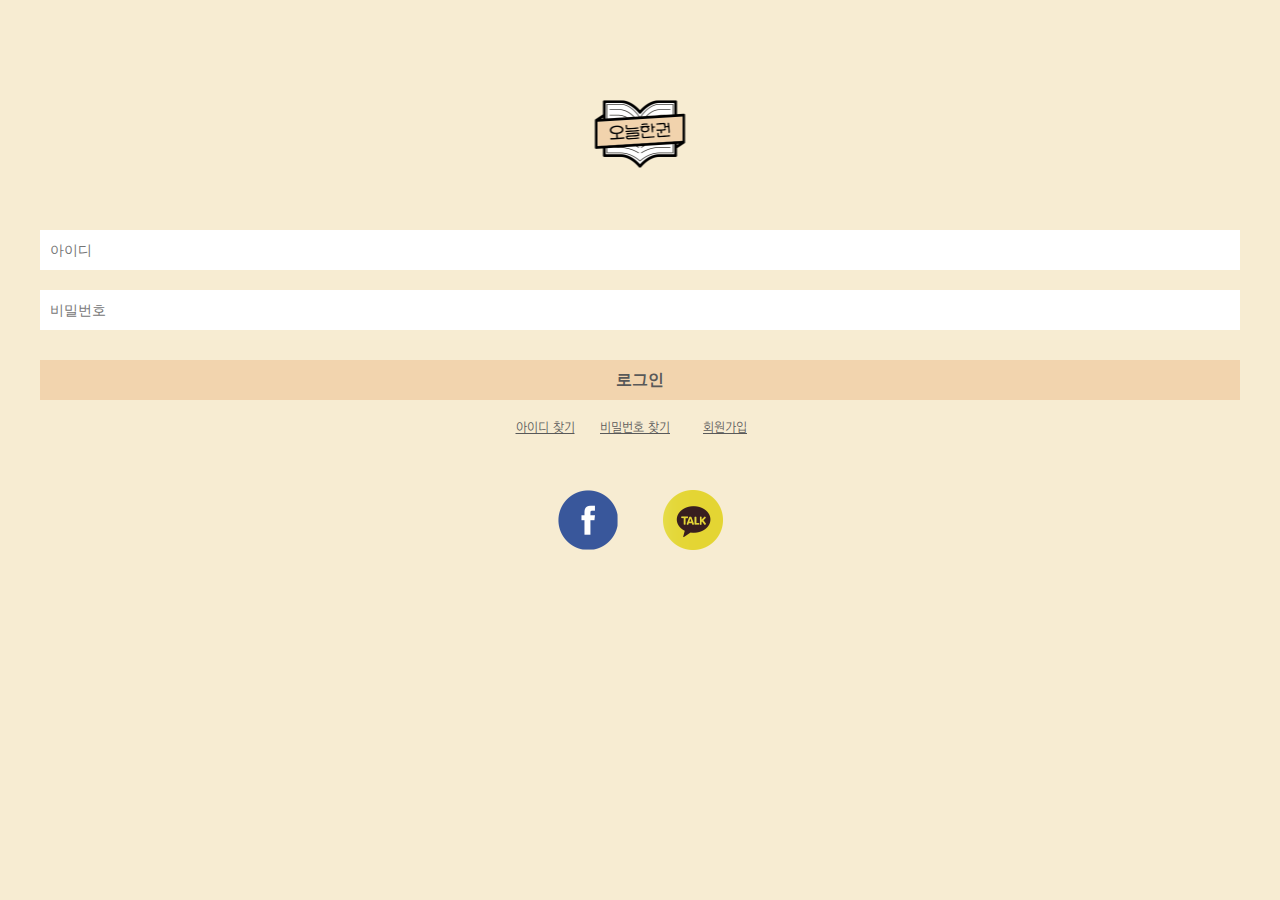
<file: todaybook/login.html>
<!DOCTYPE html>
<html lang="en">
<head>
    <meta charset="UTF-8">
    <meta name="viewport" content="width=device-width, initial-scale=1.0">
    <meta http-equiv="X-UA-Compatible" content="ie=edge">
    <title>login</title>
    <link rel="stylesheet" href="css/login.css">
    <script src="https://cdnjs.cloudflare.com/ajax/libs/jquery/3.4.1/jquery.min.js"></script>
    <script src="js/login.js"></script>
</head>
<body>
    <section>
        <article id="login">
                <i class="icon icon-logo-medium"></i>
                <form action="#">
                    <div class="id">
                        <label for="id"><span class="blind">아이디</span></label>
                        <input type="text" id="id" placeholder="아이디">
                    </div>
                    <div class="pw">
                        <label for="pw"><span class="blind">비밀번호</span></label>
                        <input type="password" id="pw" placeholder="비밀번호">
                    </div>
                    <button class="btn-login">로그인</button>
                </form>
                <div class="find-info">
                    <a href="#"><span>아이디 찾기</span></a>
                    <a href="#"><span>비밀번호 찾기</span></a>
                    <a href="#"><span>회원가입</span></a>
                </div>
                <div class="sns">
                    <a href="#"><i class="icon icon-facebook1"></i></a>
                    <a href="#"><i class="icon icon-kakaotalk1"></i></a>
                </div>
            </article>
    </section>
</body>
</html>
</file>
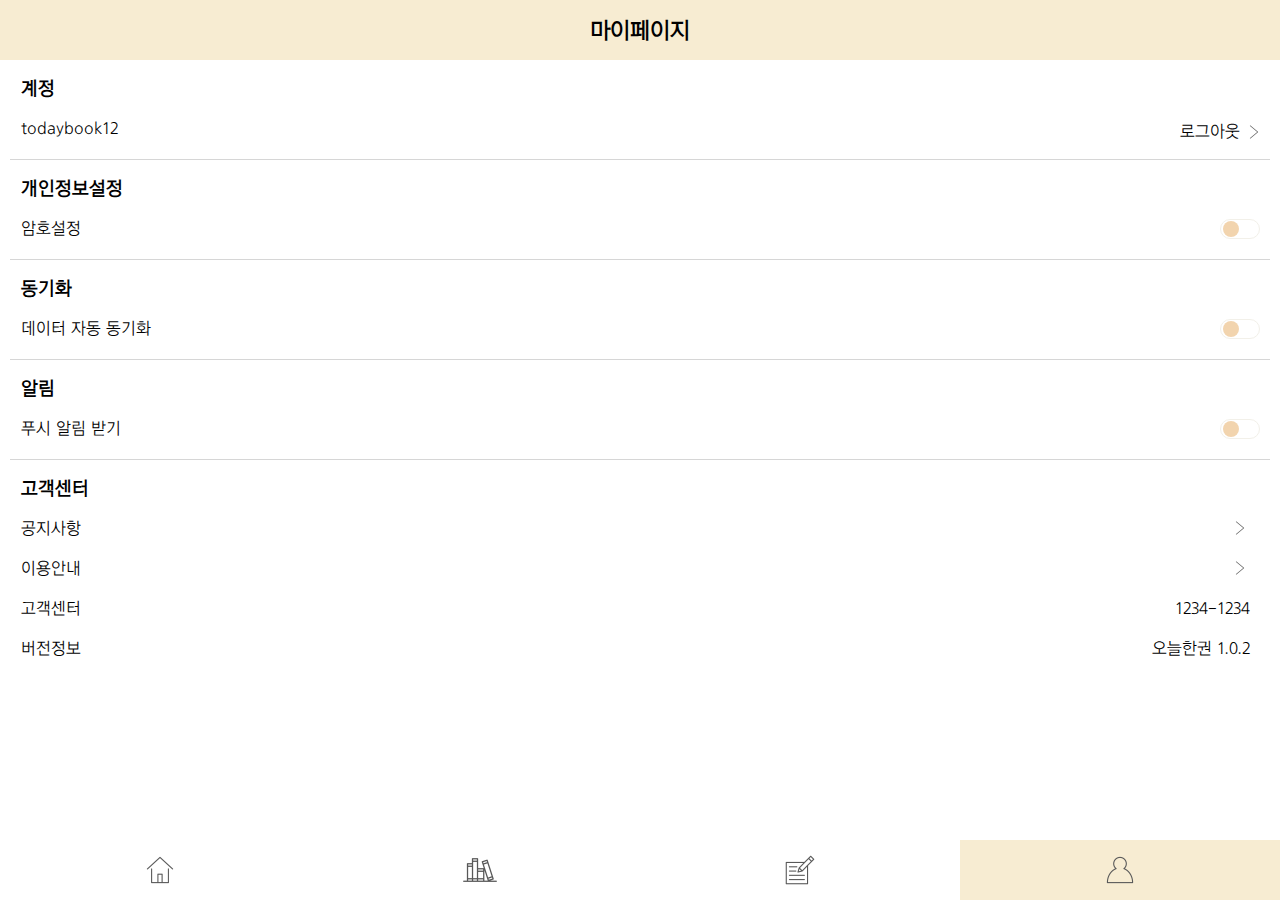
<file: todaybook/mypage.html>
<!DOCTYPE html>
<html lang="en">
<head>
    <meta charset="UTF-8">
    <meta name="viewport" content="width=device-width, initial-scale=1.0">
    <meta http-equiv="X-UA-Compatible" content="ie=edge">
    <title>mypage</title>
    <link rel="stylesheet" href="css/mypage.css">
    <script src="https://cdnjs.cloudflare.com/ajax/libs/jquery/3.4.1/jquery.min.js"></script>
    <script src="js/mypage.js"></script>
</head>
<body>
    <header>
        <h3>마이페이지</h3>
    </header>

    <section>
        <article id="mypage">
            <div class="setting">
                <div>
                    <strong>계정</strong>
                    <ul>
                        <li>todaybook12</li>
                        <a href="#">로그아웃<i class="icon icon-next"></i></a>
                    </ul>
                </div>
                <div>
                    <strong>개인정보설정</strong>
                    <ul>
                        <li>암호설정</li>
                        <div class="on-off-wrap">
                            <input type="checkbox" id="on-off1" class="active">
                            <label for="on-off1" class="on-off">
                                <span class="blind">ON</span>
                                <span class="blind">OFF</span>
                                <span class="btn"></span>
                            </label>
                        </div>  
                    </ul>
                </div>
                <div>
                    <strong>동기화</strong>
                    <ul>
                        <li>데이터 자동 동기화</li>
                        <div class="on-off-wrap">
                            <input type="checkbox" id="on-off2">
                            <label for="on-off2" class="on-off">
                                <span class="blind">ON</span>
                                <span class="blind">OFF</span>
                                <span class="btn"></span>
                            </label>
                        </div>
                    </ul>
                </div>
                <div>
                    <strong>알림</strong>
                    <ul>
                        <li>푸시 알림 받기</li>
                        <div class="on-off-wrap">
                            <input type="checkbox" id="on-off3">
                            <label for="on-off3" class="on-off">
                                <span class="blind">ON</span>
                                <span class="blind">OFF</span>
                                <span class="btn"></span>
                            </label>
                        </div>
                    </ul>
                </div>
            </div>
            <div class="customer">
                <strong>고객센터</strong>
                <ul>
                    <li>공지사항</li>
                    <button class="icon icon-next"></button>
                    <li>이용안내</li>
                    <button class="icon icon-next"></button>
                    <li>고객센터</li>
                    <p>1234-1234</p>
                    <li>버전정보</li>
                    <p>오늘한권 1.0.2</p>
                </ul>
            </div>
        </article>
    </section>

    <div class="popup-logout">
        <div class="message-wrap">
            <span class="message">로그아웃 하시겠습니까?</span>
            <div class="button-wrap">
                <button id="cancel"><span>취소</span></button>
                <button id="confirm"><span>확인</span></button>
            </div>
        </div>
    </div>

    <nav>
        <div class="tab-menu">
            <ul>
                <li><a href="home.html"><i class="icon icon-home"></i></a></li>
                <li><a href="library.html"><i class="icon icon-book"></i></a></li>
                <li><a href="book-list.html"><i class="icon icon-review"></i></a></li>
                <li><a href="mypage.html" class="active"><i class="icon icon-my"></i></a></li>
            </ul>
        </div>
    </nav>
</body>
</html>
</file>
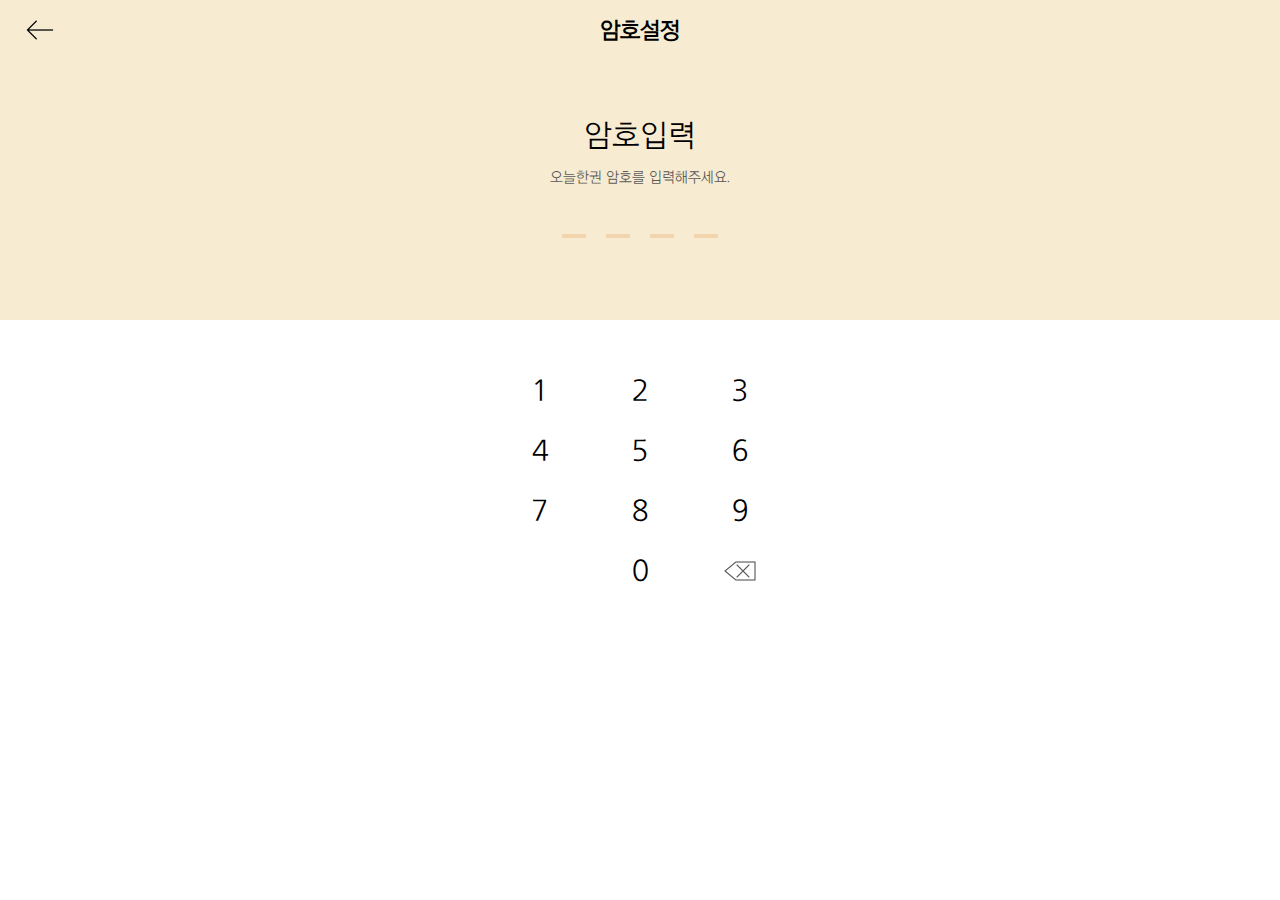
<file: todaybook/password-setting.html>
<!DOCTYPE html>
<html lang="en">
<head>
    <meta charset="UTF-8">
    <meta name="viewport" content="width=device-width, initial-scale=1.0">
    <meta http-equiv="X-UA-Compatible" content="ie=edge">
    <title>password-setting</title>
    <link rel="stylesheet" href="css/password-setting.css">
    <script src="https://cdnjs.cloudflare.com/ajax/libs/jquery/3.4.1/jquery.min.js"></script>
    <script src="js/password-setting.js"></script>
</head>
<body>
    <header>
        <h3>암호설정</h3>
        <a href="mypage.html"><i class="icon icon-back"></i></a>
    </header>

    <section>
        <article id="password-setting">
            <div class="password-setting">
                <div class="input-box">
                    <span>암호입력</span>
                    <p>오늘한권 암호를 입력해주세요.</p>
                    <div class="password-input">
                        <ul>
                            <!-- 1234 -->
                            <li data-index="0"><span></span></li>
                            <li data-index="1"><span></span></li>
                            <li data-index="2"><span></span></li>
                            <li data-index="3"><span></span></li>
                        </ul>
                    </div>
                </div>
                <div class="password-keypad">
                    <ul>
                        <li class="num"><a href="#">1</a></li>
                        <li class="num"><a href="#">2</a></li>
                        <li class="num"><a href="#">3</a></li>
                        <li class="num"><a href="#">4</a></li>
                        <li class="num"><a href="#">5</a></li>
                        <li class="num"><a href="#">6</a></li>
                        <li class="num"><a href="#">7</a></li>
                        <li class="num"><a href="#">8</a></li>
                        <li class="num"><a href="#">9</a></li>
                        <li></li>
                        <li class="num"><a href="#">0</a></li>
                        <li class="delete"><a href="#"><i class="icon icon-delete"></i></a></li>
                    </ul>
                </div>
            </div>
        </article>
    </section>
</body>
</html>
</file>
<file: todaybook/css/book-info.css>
@charset 'UTF-8';
@font-face {
    font-family: 'THEmpgt';
    src: url('../fonts/THEmpgtR.otf')
}
*{margin: 0; padding:0;}
body{font-family: 'THEmpgt';}
.blind{font-size: 0; position: absolute; left: -9999px; text-indent: -9999px;}
li{list-style: none;}
a{text-decoration: none; color: #000; display: inline-block;}
button{background: none; border: none;}

.icon{background-image:url(../sprite.png); display: inline-block; background-size: 1000px 1000px;}
.icon-memo{width: 20px; height: 20px; background-position: -580px 0px;}
.icon-book-prev{width: 40px; height: 40px; background-position: -280px -140px;}
.icon-book-plus{width: 20px; height: 20px; background-position: -620px 0px;}
.icon-book-del{width: 20px; height: 20px; background-position: -600px 0px;}

header{position: fixed; width: 100%; background: #f7ecd2; z-index: 100;}
header h2{text-align: center;line-height: 60px;}
header h2 i{position: absolute; left: 10px; top: 50%; transform: translateY(-50%);}

section{
    height: calc(100vh - 60px);
    position: relative; top: 60px;
    overflow-y: auto;
}

.info-top{position: relative; text-align: center; height: 240px; background: #f7ecd2;}
.info-top img{
    width: 120px; height: 160px;
    position: absolute;
    left: 50%; bottom: 0;
    transform: translateX(-50%);
}
.info-top dl{width: 100%; padding-top: 25px;}
.info-top dl dt{font-size: 18px;}
.info-top dl dd{font-size: 14px; color: #606060; padding: 10px 0;}

.book-report .page, .date{padding-top:10px; font-size: 10px; line-height: 20px;}
.book-report .popover{position: absolute; right: 10px; bottom: 0;}
.book-wrap b , .book-memo b, .book-mark b{display: block; font-size: 12px; color: #595959; text-align: center; line-height: 100px;}

.book-report{margin: 20px;}

.border{position: relative; border-bottom: 1px solid #d6d6d6;}
.book-report h3{font-size: 18px; font-weight: normal;}

.book-wrap h3{position: relative;}
.book-wrap h3 i{position: absolute; right: 0; top: 0;}
.book-wrap .content-wrap{padding-top: 20px;}
.book-wrap .report-content{
    color: #606060;
    font-size: 14px;
    overflow: hidden; text-overflow: ellipsis; 
    display: -webkit-box;
    -webkit-line-clamp: 4;
    -webkit-box-orient: vertical;
    word-wrap:break-word;   
    line-height: 1.125em;
    height: 4.2em;
}
.book-mark,.book-memo{padding-top: 50px;}

.mark-wrap{padding-top:20px; font-size: 14px; color: #606060;}
.mark-wrap .content{height: 20px; overflow: hidden; text-overflow: ellipsis; white-space: nowrap;}
.highligter, .highligter2{
    display: block;
    width:20px; height: 20px; border-radius: 50%; background: #fff4b3;
    box-sizing: border-box;
    margin-right:10px; float: left;
} 
.content .highligter2{background: #f9c0ff;}

.book-memo{height: 140px;}
.book-memo .content{padding-top: 20px; font-size: 12px; color: #606060;}
.book-memo .memo-wrap{position: relative; background: #f7ecd2; margin-top: 10px;}
.book-memo .memo-wrap i{position: absolute; top: 2px; left: 2px;}
.book-memo .memo-wrap p{font-size: 12px; padding: 10px 20px; }

.popover{position: relative;}
.book-report .del-popover{
    display: none;
    position: absolute;
    width: 40px; height: 20px; 
    font-size: 10px; color: #606060; background: #f2d4ae;
    text-align: center; line-height: 20px;
    top: -30px; right: -10px;
}
.book-report .del-popover::after{
    position: absolute;
    content: '';
    display: inline-block;
    border: 8px solid #f2d4ae;
    border-bottom: 0;
    border-left-color: transparent;
    border-right-color: transparent; 
    border-left-width: 4px;
    border-right-width: 4px;
    bottom: -8px; 
    left: 50%; transform: translateX(-50%);
}
</file>
<file: todaybook/css/book-report.css>
@charset 'UTF-8';
@font-face {
    font-family: 'THEmpgt';
    src: url('../fonts/THEmpgtR.otf')
}

*{margin: 0; padding:0;}
body{font-family: 'THEmpgt';}
.blind{font-size: 0; position: absolute; left: -9999px; text-indent: -9999px;}
li{list-style: none;}
a{text-decoration: none; color: #000; display: inline-block;}
button{background: none; border: none;}

.icon{background-image:url(../sprite.png); display: inline-block; background-size: 1000px 1000px;}
.icon-book-prev{width: 40px; height: 40px; background-position: -280px -140px;}
.icon-check{width: 40px; height: 40px; background-position: -220px -220px;}
.icon-text{width: 40px; height: 40px; background-position: -240px -180px;}
.icon-tab-color{width: 40px; height: 40px; background-position: -400px -180px;}
.icon-color{width: 40px; height: 40px; background-position: -320px -180px;}
.icon-share{width: 40px; height: 40px; background-position: -260px -220px;}
.icon-t1{width: 40px; height: 40px; background-position: -300px -220px;}
.icon-t2{width: 40px; height: 40px; background-position: -340px -220px;}
.icon-prev{width: 40px; height: 40px; background-position: -320px -140px;}
.icon-next{width: 40px; height: 40px; background-position: -360px -140px;}
.icon-facebook2{width: 80px; height: 80px; background-position: -270px -60px;}
.icon-kakaotalk2{width: 80px; height: 80px; background-position: -430px -60px;}
.icon-instagram{width: 80px; height: 80px; background-position: -350px -60px;}

header{position: fixed; width: 100%; height: 60px; background: #f7ecd2; z-index: 100;}
header h1{text-align: center; font-size: 22px; line-height: 60px;}
header .top-area a{position: absolute;top: 50%; transform: translateY(-50%);}
header .top-area a:nth-child(1){left:10px;}
header .top-area a:nth-child(2){right: 10px;}

nav{position: fixed; bottom:0; width: 100%; height: 60px; background: #fff;z-index: 100;}
.tab-menu ul{width: 100%;}
.tab-menu ul li{float: left;width: 33.3%; height: 60px;position: relative;}
.tab-menu ul li a.active{background: #f7ecd2;}
.tab-menu ul li a{width: 100%; height: 100%;}
.tab-menu ul li a i{position: absolute; top: 50%; left: 50%; transform: translate(-50%,-50%);}

.content{padding: 80px 20px;}
.content p{text-align: justify; line-height: 22px;}
.text-style{
    display: none;
    position: fixed; width: 100%; height: 120px;
    bottom: 60px; background: #fff;
    padding:20px;
    box-sizing: border-box;
    box-shadow: 0px -1px 8px #bfbfc2;
}

.text-style .text{position: relative;}
.text-style .style{position: absolute; top: 0; left: 50px; line-height: 40px;}
.wrap{
    position: absolute; width: 140px;
    top: 20px;right: 30px;
}
.font-number{position: absolute; width: 140px; right: 30px;top: 60px;}
.wrap1{position: relative;}
.wrap1 .wrap2{overflow: hidden; height: 40px; margin: 0px 30px;}
.wrap1 .wrap2 ul li{text-align: center; line-height: 40px; float: left;}
.wrap1 button{position: absolute; right: 0; top: 0;}
#prev{left: 0;}
#next{right: 0;}
#prev1{left: 0;}
#next2{right: 0;}
.bg-color{   
    display: none;
    position: fixed;
    width: 100%; bottom: 60px; height: 80px;
    background: #fff;
    padding:20px; box-sizing: border-box;
    box-shadow: 0px -1px 8px #bfbfc2;
}
.bg-color i{margin-left:5px;}
.bg-color .color-palette{position: absolute; top: 25px; right: 25px;}
.bg-color .color{
    width:30px; height: 30px;
    border-radius: 50%;
    background: #e2d3b5;
    box-sizing: border-box;
    display: inline-block;
    border: 1px solid #000;
    margin: 0 4px;
}
.bg-color #color1{background: #fff;}
.bg-color #color2{background:#e2d3b5;}
.bg-color #color3{background: #335140;}
.bg-color #color4{background: #cccccc;}
.bg-color #color5{background: #727272;}
.bg-color #color6{background: #000;}

.sns-share{
    display: none;
    position: fixed; bottom: 60px;
    height: 100px; width: 100%; background: #fff;
    box-shadow: 0px -1px 8px #bfbfc2;
    text-align: center;
}
.sns-share ul{display: inline-block; margin: 10px 15px;}
.sns-share ul li{float: left; padding: 0 15px;}
</file>
<file: todaybook/css/icon.css>
@charset 'UTF-8';

.icon{
    background-image:url(../sprite.png); display: inline-block;
    background-size: 1000px 1000px;
}

/* .icon- {width: ; height: ; background-position: ;} */

/* 로고 =============================================================== */
.icon-logo-big{width: 151px;height: 114px;background-position: 0px 0px;}
.icon-logo-medium{width: 91px;height: 68px;background-position: -170px 0px;}
.icon-logo{width: 79px; height: 30px; background-position: -170px -80px;}



/* sns =============================================================== */
 .icon-facebook1{width: 60px; height: 60px; background-position: -280px 0px;}
 .icon-kakaotalk1{width: 60px; height: 60px; background-position: -350px 0px;}
 .icon-facebook2{width: 80px; height: 80px; background-position: -270px -60px;}
 .icon-kakaotalk2{width: 80px; height: 80px; background-position: -430px -60px;}
 .icon-instagram{width: 80px; height: 80px; background-position: -350px -60px;}



/* 40px size =============================================================== */
/* 첫째줄 */
.icon-menu{width: 40px; height: 40px; background-position: 0px -140px;}
.icon-web{width: 40px; height: 40px; background-position: -40px -140px;}
.icon-search{width: 40px; height: 40px; background-position: -80px -140px;}
.icon-home{width: 40px; height: 40px; background-position: -120px -140px;}
.icon-book{width: 40px; height: 40px; background-position: -160px -140px;}
.icon-review{width: 40px; height: 40px; background-position: -200px -140px;}
.icon-my{width: 40px; height: 40px; background-position: -240px -140px;}
.icon-back{width: 40px; height: 40px; background-position: -280px -140px;}
.icon-prev{width: 40px; height: 40px; background-position: -320px -140px;}
.icon-next{width: 40px; height: 40px; background-position: -360px -140px;}

/* 둘째줄 */
.icon-more{width: 40px; height: 40px; background-position: 0px -180px;}
.icon-close{width: 40px; height: 40px; background-position: -40px -180px;}
.icon-up{width: 40px; height: 40px; background-position: -80px -180px;}
.icon-down{width: 40px; height: 40px; background-position: -120px -180px;}
.icon-play{width: 40px; height: 40px; background-position: -160px -180px;}
.icon-look{width: 40px; height: 40px; background-position: -200px -180px;}
.icon-text{width: 40px; height: 40px; background-position: -240px -180px;}
.icon-set{width: 40px; height: 40px; background-position: -280px -180px;}
.icon-color{width: 40px; height: 40px; background-position: -320px -180px;}
.icon-trashcan{width: 40px; height: 40px; background-position: -360px -180px;}

/* 셋째줄 */
.icon-all{width: 60px; height: 40px; background-position: 0px -220px;}
.icon-cancle{width: 40px; height: 40px; background-position: -60px -220px;}
.icon-move{width: 40px; height: 40px; background-position: -100px -220px;}
.icon-delete{width: 40px; height: 40px; background-position: -140px -220px;}
.icon-edit{width: 40px; height: 40px; background-position: -180px -220px;}
.icon-check{width: 40px; height: 40px; background-position: -220px -220px;}
.icon-share{width: 40px; height: 40px; background-position: -260px -220px;}
.icon-t1{width: 40px; height: 40px; background-position: -300px -220px;}
.icon-t2{width: 40px; height: 40px; background-position: -340px -220px;}
.icon-delete-box{width: 40px; height: 40px; background-position: -380px -220px;}



/* 20px size ============================ =================================== */
/* 첫째줄 */
.icon-book-search{width: 20px; height: 20px; background-position: -440px 0px;}
.icon-return{width: 20px; height: 20px; background-position: -460px 0px;}
.icon-close-o{width: 20px; height: 20px; background-position: -480px 0px;}
.icon-play-set{width: 20px; height: 20px; background-position: -500px 0px;}
.icon-play-alarm{width: 20px; height: 20px; background-position: -520px 0px;}
.icon-book-report{width: 20px; height: 20px; background-position: -540px 0px;}
.icon-mark{width: 20px; height: 20px; background-position: -560px 0px;}
.icon-memo{width: 20px; height: 20px; background-position: -580px 0px;}
.icon-book-del{width: 20px; height: 20px; background-position: -600px 0px;}
.icon-book-plus{width: 20px; height: 20px; background-position: -620px 0px;}
.icon-book-prev{width: 20px; height: 20px; background-position: -640px 0px;}
.icon-down-small{width: 20px; height: 20px; background-position: -660px 0px;}
.icon-up-small{width: 20px; height: 20px; background-position: -680px 0px;}
.icon-back-small{width: 20px; height: 20px; background-position: -700px 0px;}

/* 둘째줄 */
.icon-none-checkbox{width: 20px; height: 20px; background-position: -440px -20px;}
.icon-checkbox{width: 20px; height: 20px; background-position: -460px -20px;}
.icon-none-radiobox{width: 20px; height: 20px; background-position: -480px -20px;}
.icon-radiobox{width: 20px; height: 20px; background-position: -500px -20px;}
.icon-minus{width: 20px; height: 20px; background-position: -520px -20px;}
.icon-plus{width: 20px; height: 20px; background-position: -540px -20px;}
.icon-check-small{width: 20px; height: 20px; background-position: -560px -20px;}



/* 30px size =============================================================== */
.icon-book-check{width: 30px; height: 30px; background-position: -580px -20px;} 
.icon-none-check{width: 30px; height: 30px; background-position: -610px -20px;} 
.icon-download{width: 30px; height: 30px; background-position: -640px -20px;}
</file>
<file: todaybook/css/book-list.css>
@charset 'UTF-8';
@font-face {
    font-family: 'THEmpgt';
    src: url('../fonts/THEmpgtR.otf')
}


/* reset */
*{margin: 0; padding:0;}
body{font-family: 'THEmpgt';}
.blind{font-size: 0; position: absolute; left: -9999px; text-indent: -9999px;}
li{list-style: none;}
a{text-decoration: none; color: #000; display: inline-block;}
button{background: none; border: none;}

.icon{background-image:url(../sprite.png); display: inline-block; background-size: 1000px 1000px;}

.icon-logo{width: 79px; height: 30px; background-position: -170px -80px;}
.icon-home{width: 40px; height: 40px; background-position: -120px -140px;}
.icon-book{width: 40px; height: 40px; background-position: -160px -140px;}
.icon-review{width: 40px; height: 40px; background-position: -200px -140px;}
.icon-my{width: 40px; height: 40px; background-position: -240px -140px;}
.icon-menu{width: 40px; height: 40px; background-position: 0px -140px;}
.icon-search{width: 40px; height: 40px; background-position: -80px -140px;}
.icon-web{width: 40px; height: 40px; background-position: -40px -140px;}

.icon-book-search{width: 20px; height: 20px; background-position: -440px 0px;}
.icon-book-report{width: 20px; height: 20px; background-position: -540px 0px;}
.icon-mark{width: 20px; height: 20px; background-position: -560px 0px;}
.icon-memo{width: 20px; height: 20px; background-position: -580px 0px;}
.icon-book-prev{width: 40px; height: 40px; background-position: -280px -140px;}
.icon-book-plus{width: 20px; height: 20px; background-position: -620px 0px;}
.icon-book-del{width: 20px; height: 20px; background-position: -600px 0px;}

/* 탭메뉴 */
nav{position: fixed; bottom:0; width: 100%; height: 60px; background: #fff;z-index: 100;}
.tab-menu ul{width: 100%;}
.tab-menu ul li{float: left;width: 25%; height: 60px;position: relative;}
.tab-menu ul li a.active{background: #f7ecd2;}
.tab-menu ul li a{width: 100%; height: 100%;}
.tab-menu ul li a i{position: absolute; top: 50%; left: 50%; transform: translate(-50%,-50%);}

/* header */
header{position: fixed; width: 100%; background: #f7ecd2; z-index: 100;}
header h2{text-align: center;line-height: 60px;}

/* 검색창 */
header form{
    position: relative; width: 100%; background:#f7ecd2; 
    box-sizing: border-box; left: 0; padding: 10px;
}
header form input{width: 100%; height: 30px; padding-left:40px; box-sizing: border-box; border: none;}
header form .icon-book-search{position: absolute; top: 50%; left: 20px; transform: translateY(-50%);}

section{
    height: calc(100vh - 170px);
    position: relative; top: 110px;
    overflow-y:auto; 
}

#book-list{margin: 0 20px;}
.book-info{position: relative; border-bottom: 1px solid #d6d6d6; padding: 20px 10px; box-sizing: border-box;}
.book-info>a{width: 100%;}
.book-info:last-child{border:none;} 
.book-info img{width: 70px; height: 100px; float: left;}
.book-info dl{margin-left: 80px;}
.book-info dl dt{
    font-size: 18px; width:60%;
    overflow: hidden; text-overflow: ellipsis; 
    display: -webkit-box;
    -webkit-line-clamp: 2;
    -webkit-box-orient: vertical;
    word-wrap:break-word;   
    line-height: 1.3em;
    height: 2.6em;
}
.book-info dl dd{font-size: 10px; padding-top: 30px;}

.book-info ul{position: absolute; right: 20px; bottom: 20px;}
.book-info ul li{float: left; padding-left:12px;}
.book-info ul li span{padding-left: 20px; font-size: 10px;}
</file>
<file: todaybook/css/bookshelf.css>
@charset 'UTF-8';
@font-face {
    font-family: 'THEmpgt';
    src: url('../fonts/THEmpgtR.otf');
}



/* reset */
*{margin: 0; padding:0;}
body{font-family: 'THEmpgt';}
.blind{font-size: 0; position: absolute; left: -9999px; text-indent: -9999px;}
li{list-style: none;}
a{text-decoration: none; color: #000; display: inline-block;width: 100%;}
.center{max-width: 1100px; margin: auto; position: relative;}
button{background: none; border: none;outline:none; cursor: pointer;}
[type=radio], [type=checkbox]{display: none;}
input{font-family: 'THEmpgt';}







.bookshelf{
    width: 100%; height: 100%; position: fixed;
    top: 0; left: 0; background: #fff; z-index: 1;
}
.bookshelf h3{
    background: #f7ecd2; height: 60px; text-align: center;
    font-size: 22px; font-weight: bold; padding: 20px 0; box-sizing: border-box;
    border-bottom: 1px solid #D3D3D3;
}
.bookshelf .left-top{position: absolute; top: 12px; left: 12px;}

.bookshelf .wrap{width: 100%;}

/* .bookshelf .wrap li{height: auto; overflow: hidden;}
.bookshelf .wrap li.active{height: 40px;} */

.bookshelf .wrap li>div{
    padding: 0 20px;
    
}
.bookshelf .wrap li .title{
    position: relative;
    background: #F2F0E9;
    border-bottom: 1px solid #D3D3D3;
    height: 40px; box-sizing: border-box;
}
.bookshelf .wrap li .title span{
    display: block;
    height: 40px; padding: 10px 0;
    box-sizing: border-box;
    font-size: 16px;
}
.bookshelf .wrap li .title button{
    position: absolute; right: 10px; top: 0;
}
.bookshelf .wrap  .my-list li{
    position: relative;
    border-bottom: 1px solid #D3D3D3;
    padding: 0 20px;
    height: 40px; box-sizing: border-box;
}
.bookshelf .wrap  .my-list li span{
    display: block; padding: 12px 0;
}
.bookshelf .wrap  .my-list li p{
    position: absolute;
    top: 10px; right: 20px;
}
.bookshelf .wrap .my-list .list-plus{height: auto;}
.bookshelf .wrap .my-list .list-plus .name{
    display: none;
    padding: 12px 0;
    border-bottom: 1px solid #D3D3D3;
    position: relative;
    height: 40px; box-sizing: border-box;
}
.bookshelf .wrap .my-list .list-plus .name input{
    border: none; width: 260px;
}
.bookshelf .wrap .my-list .list-plus .name button{
    position: absolute; right: 0; top: 10px;
    font-size: 16px;
    font-family: 'THEmpgt';
}
.bookshelf .wrap .my-list .list-plus button{
    font-family: 'THEmpgt';
}
.bookshelf .wrap .my-list .list-plus .plus{
    box-sizing: border-box;
    padding: 0;
    position: relative;
    height: 40px; box-sizing: border-box;
}
.bookshelf .wrap .my-list .list-plus .plus i{
    margin-right:10px; margin-top: 10px; float: left;
}
.bookshelf .wrap .my-list .list-plus .plus button{
    font-size: 16px; padding: 12px 0;
}

.bookshelf .wrap .part-list li{
    position: relative;
    border-bottom: 1px solid #D3D3D3;
    padding: 0 20px;
}
.bookshelf .wrap .part-list li span{
    display: block; padding: 10px 0;
}
.bookshelf .wrap .part-list li p{
    position: absolute;
    top: 10px; right: 20px;
}


.bookshelf .wrap .file-plus{
    position: absolute; bottom: 0;
    width: 100%; height: 60px; padding: 10px 0;
    box-sizing: border-box; text-align: center;
}
.bookshelf .wrap .file-plus button{
    width: 80%; height: 40px;
    background: #F2D4AE; 
    margin: auto;
}
.bookshelf .wrap .file-plus span{
    display: block; padding: 10px 0;
    color: #606060;
}
</file>
<file: todaybook/css/download,review.css>
@charset 'UTF-8';
@font-face {
    font-family: 'THEmpgt';
    src: url('../fonts/THEmpgtR.otf');
}

/* reset */
*{margin: 0; padding:0;}
body{font-family: 'THEmpgt';}
.blind{font-size: 0; position: absolute; left: -9999px; text-indent: -9999px;}
li{list-style: none;}
a{text-decoration: none; color: #000; display: inline-block;}
button{background: none; border: none;}

/* icon */
.icon{background-image: url(../sprite.png); display: inline-block; background-size: 1000px 1000px;}

.icon-back{width: 40px; height: 40px; background-position: -280px -140px;}
.icon-down-small{width: 20px; height: 20px; background-position: -660px 0px;}
.icon-star{width: 20px; height: 20px; background-position: -700px 0px;}
.icon-star.on{width: 20px; height: 20px; background-position: -740px 0px;}
.icon-download{width: 30px; height: 30px; background-position: -640px -20px;} 
.icon-smallstar{width: 12px; height: 12px; background-position: -764px 0px;}
.icon-smallstar.on{width: 12px; height: 12px; background-position: -777px 0px;}

/* header */
header{position: fixed; width: 100%; height: 60px; background: #f7ecd2; z-index: 1;}
header h3{position: relative; text-align: center; line-height: 60px; font-size: 22px;}
header .icon-back{position: absolute; top: 12px; left: 12px;}
header .icon-search{position: absolute; top: 12px; right: 12px;}

/* section */
section{
    height: calc(100vh - 60px);
    position: relative; top: 60px; overflow-y: auto;
}
.info-bg{    
    width: 100%; height: 220px; 
    background: #F7ECD2; 
    position: relative; 
}
.info-wrap{
    width: 320px; height: 140px; 
    position: absolute; top: 50%; left: 50%; transform: translate(-50%, -50%);
    padding: 20px; 
}
.info-wrap img{width: 100px; height: 140px;}
.info-wrap dl{position: absolute; right: 20px; top: 30px; width: 190px; height: 90px;}
.info-wrap dt{font-size: 14px; font-weight: bold; line-height: 17px;}
.info-wrap dd{font-size: 12px; color: #595959; margin: 5px 0;}

.info-wrap .star-wrap{position: absolute; top: 130px; left: 150px;}
.star-wrap i{display: block; float: left;}
.info-wrap span{position: absolute; bottom: 30px; right: 60px;}
.info-wrap a i{position: absolute; bottom: 30px; right: 20px;}

/* 탭메뉴 */
.tab{position: relative; top: 0px; height: 40px;}
.tab li{
    width: 33.3%; height: 40px; 
    line-height: 40px; text-align: center;
    float: left; display: block;
    position: relative;
}
.tab li a{width: 100%;}
.tab span.active{
    width: 100%; height: 4px; 
    background: #F2D4AE;
    position: absolute; left: 0; bottom: -2px; 
}

/* 탭-내용 */
.tab-contents > div{display: none;}
.tab-contents > .active{display: block;}

.tab-contents{position: relative; top: 10px; margin: 0 20px;}
#bookinfo{position: relative; left: 50%; transform: translateX(-50%);}
#bookinfo .bookinfo-wrap span{
    width: 120px; height: 20px; 
    display: block; line-height: 20px; 
    margin: 10px 0 10px 0;
    font-size: 14px; font-weight: bold;
}
#bookinfo .bookinfo-wrap p{
    line-height: 20px;
    margin-bottom: 20px;
    font-size: 14px;
    text-align: justify;
    display: block;
}
#bookinfo .bookinfo-wrap .overflow{
    overflow: hidden;
    display: -webkit-box;
    -webkit-box-orient: vertical;
    -webkit-line-clamp: 2;
}
#bookinfo .btn-more{
    width: 100%;
    height: 40px;
    background: #F2D4AE;
    position: relative; left: 50%; transform: translateX(-50%);
}
#bookinfo .btn-more span{
    font-size: 16px; font-weight: bold; 
    color: #595959; line-height: 40px;
    display: inline-block; 
    position: absolute; 
    top: 0; left: 50%; transform: translateX(-50%);
    padding-right: 10px;
}
#bookinfo .btn-more i{margin-left: 70px;}

.review-input{margin-top: 20px;}

#bookcontent{}
#bookcontent .content-wrap{}
.content-wrap dl{line-height: 20px;}
.content-wrap dt{font-size: 14px; margin: 20px 0; font-weight: bold;}
.content-wrap dd{font-size: 12px; color: #595959; margin: 20px 0;}

.review-wrap dl{line-height: 20px;}
.review-wrap dt{font-size: 14px; margin: 20px 0; font-weight: bold;}
.review-wrap dd{font-size: 12px; color: #595959; margin: 20px 0;}

/* 리뷰작성 */
.review-write{height: 100px; position: relative; left: 50%; transform: translateX(-50%);}
.review-write .star-wrap{
    width: 120px; height: 20px; margin-bottom: 20px;
    position: absolute; top: 0; left: 0;
}
.review-write .star-wrap a{display: block; float: left;}
.review-input textarea{
    resize: none;
    border: 1px solid #000;
    padding: 10px;
    font-size: 12px; font-weight: bold;
    height: 70px;
    width: 100%;
    box-sizing: border-box;
    margin-top: 30px;
}

.tab-contents .btn-submit{
    width: 100%; height: 40px;
    background: #F2D4AE;
    position: absolute; top: 120px; left: 50%; transform: translateX(-50%);
}
.tab-contents .btn-submit span{
    font-size: 16px; font-weight: bold; 
    color: #595959; line-height: 40px;
    display: inline-block; 
    position: absolute; 
    top: 0; left: 50%; transform: translateX(-50%);
}

/* 리뷰등록 */
.review-list .my-review-new{display: none;}
.review-list{font-size: 12px; margin: 70px 0 20px;}
.review-list > div{
    height: 100px; border-bottom: 1px solid #595959;
    padding: 10px 0; box-sizing: border-box;
    position: relative;
}
.review-info{margin-bottom: 10px;}
.date{position: absolute; top: 10px; right: 30px;}
.review-list .star-wrap{position: absolute; top: 10px; left: 60px;}
.delete, .report{position: absolute; top: 10px; right: 0;}
.review-list .review-contents p{height: 40px; line-height: 14px; text-align: justify;}
.review-list .review-contents .overflow{
    overflow: hidden;
    display: -webkit-box;
    -webkit-box-orient: vertical;
    -webkit-line-clamp: 3;
}

.review-list .more-read a{
    color: #595959; background: #fff;
    position: absolute; right: 0; bottom: 26px;
}

/* 팝업 */
.popup-download{display: none;}
.popup-download{
    width: 100%; height: 100vh; 
    background: rgba(0, 0, 0, 0.5);
    position: fixed; top: 0; left: 0;
    z-index: 1;
}
.popup-download .message-wrap{
    width: 80%; height: 160px; font-size: 18px;
    background: #fff;
    position: absolute; 
    top: 50%; left: 50%; transform: translate(-50%, -50%);
}
.popup-download .message-wrap > span{
    width: 240px; height: 20px;
    margin: 40px 0; padding: 0 30px;
    text-align: center;
    position: absolute; left: 50%; transform: translateX(-50%);
}
.popup-download .message-wrap .button-wrap{
    width:240px; position: absolute; top: 80px; left: 50%; transform: translateX(-50%);
}
.popup-download .message-wrap button{
    width: 100px; height: 40px; background: #F2D4AE; 
    float: left; margin: 0 10px;
    font-size: 16px; font-weight: bold; 
    color: #595959;
}


.popup-web{display: none;}
.popup-web{
    width: 100%; height: 100vh; 
    background: rgba(0, 0, 0, 0.5);
    position: fixed; top: 0; left: 0;
    z-index: 1;
}
.popup-web .message-wrap{
    width: 80%; height: 160px; font-size: 18px;
    background: #fff;
    position: absolute; 
    top: 50%; left: 50%; transform: translate(-50%, -50%);
}
.popup-web .message-wrap > span{
    width: 240px; height: 20px;
    margin: 40px 0; padding: 0 30px;
    text-align: center;
    position: absolute; left: 50%; transform: translateX(-50%);
}
.popup-web .message-wrap .button-wrap{
    width:240px; position: absolute; top: 80px; left: 50%; transform: translateX(-50%);
}
.popup-web .message-wrap button{
    width: 100px; height: 40px; background: #F2D4AE; 
    float: left; margin: 0 10px;
    font-size: 16px; font-weight: bold; 
    color: #595959;
}
</file>
<file: todaybook/css/todaybook-ebook.css>
@charset 'UTF-8';
@font-face {
    font-family: 'THEmpgt';
    src: url('../fonts/THEmpgtR.otf');
}



/* reset */
*{margin: 0; padding:0;}
body{font-family: 'THEmpgt';}
.blind{font-size: 0; position: absolute; left: -9999px; text-indent: -9999px;}
li{list-style: none;}
a{text-decoration: none; color: #000; display: inline-block;}
.center{max-width: 1100px; margin: auto; position: relative;}
button{background: none; border: none;outline:none; cursor: pointer;}
[type=radio], [type=checkbox]{display: none;}
span,input{font-family: 'THEmpgt';}


header{position: fixed; width: 100%; height: auto; background: #f7ecd2; z-index: 1;}
header h3{position: relative; text-align: center; line-height: 60px; font-size: 22px;}
header a{position: absolute; top: 12px; left: 12px;}
header .icon-search{position: absolute; top: 12px; right: 12px;}

nav{
    position: fixed; bottom:0; width: 100%; height: auto; background: #fff;
    /* display: none; */
}

.book-nav .progress-bar{
    position: relative; width: 100%;
    height: 34px;
    box-shadow: 0px -4px 13px -5px; 
    color: #606060;
}
.book-nav .progress-bar .bar{
    position: absolute; top: 40%; transform: translateY(-40%);
    width: 80%; height: 4px; left: 20px; border-radius: 2px;
    background: #BFBFC2;
}
.book-nav .progress-bar button{
    position: absolute; top: 40%; transform: translateY(-40%); 
    right: 20px;
}
.book-nav .progress-bar i{
    position: absolute;
    width: 14px; height: 14px; background: #F2D4AE;
    border-radius: 50%; display: inline-block;
    transform: translateY(-40%); top: 40%; left: 50px;
}
.book-nav .progress-bar .page{
    font-size: 10px; position: absolute;
    bottom: 0; left: 20px;
}

.book-nav ul{overflow: hidden;}
.book-nav ul li{
    display: inline-block; float: left; width: 25%; height: 60px;
    padding: 10px 0; box-sizing: border-box; text-align: center;
    position: relative;
}
.book-nav ul li.active{
    background: #F7ECD2;
}

.book-box{
    position: relative;
    top: 60px;overflow: hidden;
}
.book-box div{position: relative; top: 20px;}
.book-box span{
    display: block;
    font-size: 14px;
    padding: 20px; box-sizing: border-box;
    height: 410px;
}
.book-box span p{
    display: inline-block; background: #FFF4B3
}

.balloon{position: absolute; width: 100%; height: 100%; top: 0; display: none;}
.popup-bg{
    /* display: none; */
    position: fixed; 
    top:0; left:0; width: 100%; height: 100%;
    background: rgba(0,0,0,0);
}
.delet-box{
    background: #BFBFC2;
    position: relative;
    text-align: center; overflow: hidden;
    top: 384px; left: 70px; z-index: 1;
    width: 200px;
}
.delet-box button{
    float: left;
    padding: 5px 0;
}
.delet-box button span{
    font-size: 14px; font-weight: bold;
    display: inline-block; padding: 0 5px; border-right:1px solid #000; 
}
.delet-box button:last-child span{border: none;}


.pen-box{
    z-index: 1;
    background: #BFBFC2;
    position: absolute;
    text-align: center; overflow: hidden;
    top: 384px; left: 70px; height: 25px;
    display: none; width: 150px;
}
.pen-box button{
    float: left;
    padding: 5px;
}
.pen-box .btn-y{
    display: inline-block; border-radius: 50%;
    width: 14px; height: 14px; background: #FFF4B3;
}
.pen-box .btn-p{
    display: inline-block; border-radius: 50%;
    width: 14px; height: 14px; background: #F9C0FF;
}
.pen-box .btn-g{
    display: inline-block; border-radius: 50%;
    width: 14px; height: 14px; background: #BDFFB6;
}
.pen-box .btn-b{
    display: inline-block; border-radius: 50%;
    width: 14px; height: 14px; background: #B6FFFB;
}
.pen-box .pen-text{
    font-size: 14px;
    font-weight: bold;
    border-left: 1px solid #000;
    padding: 1px 6px;
    display: inline-block;
    width: 30px;
    height: 14px;
}

.memo{
    display: none;
    position: absolute;
    bottom: 60px; width: 100%; height: 100px;
    background: #fff;
    box-shadow: 0px -4px 13px -5px; 
    color: #606060; overflow: hidden;
    z-index: 2;
}
.memo textarea{
    width: 70%; height: 100px; border: none;
    float: left; resize: none; outline: none;
}
.memo button{
    width: 30%; background: #F2D4AE; height: 100px;
}

.share{
    display: none;
    position: absolute;
    bottom: 60px; width: 100%; height: 100px;
    background: #fff;
    box-shadow: 0px -4px 13px -5px; 
    color: gray; overflow: hidden;
    z-index: 2;
}
.share .wrap{
    padding: 10px 0;height: 100px; box-sizing: border-box;
    width: 300px; margin: auto;
}
.share .wrap button{
    float: left; margin: 0 10px;
}


.search{
    display: none;
    position: fixed; width: 100%; height: 100%;
    top: 0; background: #fff; z-index: 1;
}
.search .top{
    background: #F7ECD2; position: relative;
    height: 60px; padding: 10px 0; box-sizing: border-box;
    text-align: center;
}
.search .top input{
    width: 65%; height: 40px; box-sizing: border-box;
    border: none; padding: 0 10px;
}
.search .top .icon-back{position: absolute; left: 12px;}
.search .top .icon-search{position: absolute; right: 12px;}

.search .bottom{
    background: #F7ECD2; position: fixed; bottom: 0;
    height: 40px; width: 100%; padding: 10px 0; box-sizing: border-box;
    text-align: center;
}
.search .bottom .icon-prev{position: absolute; left: 12px; top: 0;}
.search .bottom .icon-next{position: absolute; right: 12px; top: 0;}

.search .tab-nav{overflow: hidden;}
.search .tab-nav li{
    display: inline-block; float: left; 
    width: 25%; height: 40px; text-align: center;
    box-sizing: border-box;
}
.search .tab-nav a{
    display: inline-block; width: 100%; padding: 10px 0;
}
.search .tab-nav a.active{border-bottom: 4px solid #F2D4AE; }
.search .tab-contents{position: relative; display: none;}
.search .tab-contents>div{
    position: absolute; width: 100%; height: 500px; box-sizing: border-box;
    background: #fff; display: none; padding:10px;
    overflow: auto;
}
.search .tab-contents>div.active{display: block;}
.search .tab-contents>div .info{text-align: right; margin-bottom: 10px; font-size: 14px; color: #606060;}
.search .tab-contents>div .wrap{}
.search .tab-contents>div .wrap span{font-size: 14px;}
.search .tab-contents>div .wrap span p{background: #F2D4AE;display: inline-block;}


.play{
    display: none;
    z-index: 1; position: absolute; width: 100%; height: 100%s;
    top: 0;
}
.play .bottom{
    background: #f7ecd2; width: 100%; height: 60px;
    position: fixed; bottom: 0;
}
.play .bottom .icon-close-o{position: absolute; top: 50%; transform: translateY(-50%); left: 20px;}
.play .bottom .icon-play{position: absolute; left: 50%; top: 50%; transform: translate(-50%,-50%);}
.play .bottom .icon-play-set{position: absolute; top: 50%; transform: translateY(-50%); right: 60px;}
.play .bottom .icon-play-alarm{position: absolute; top: 50%; transform: translateY(-50%); right: 20px;}

.play-set{
    display: none;
    position: fixed; bottom: 60px; background: #fff;
    box-shadow: 0px -4px 13px -5px; width: 100%;
    color: #606060; overflow: hidden;
    padding: 10px; box-sizing: border-box;
}
.play-set li{padding:8px 0;position: relative;}
.play-set li p{display: inline-block; width: 30%;}
.play-set li:last-child p{display: inline-block; width: 70%;}
.play-set li label{display: inline-block; height: 20px; margin-right: 6px;}
.play-set li label i{float: left;margin-right: 5px;}
.play-set li label span{margin-right:5px;}
.play-set li label .icon-plus{float: right;}
.play-set li button{
    position: absolute; right: 10px; color: #606060;
    width: 80px; height: 20px; background: #F2D4AE; border-radius: 25px;
}

.play-set li .on-off{
    display: inline-block;
    width: 48px; height: 24px;
    background: #CCCCCC;
    border-radius: 20px;
    position: absolute; right: 10px;
    overflow: hidden;
    transition: 0.5s;
}
.play-set li .on-off span{
    position: absolute; 
    top:50%; transform: translateY(-50%);
    color: #fff;
    transition: 0.5s;
}
.play-set li .on-off span:nth-child(1){left: -50%;}
.play-set li .on-off span:nth-child(2){right: 20%;}
.play-set li .on-off span.btn{
    width: 22px; height: 22px;
    background: #F2D4AE;
    border-radius: 50%;
    box-sizing: border-box;
}
.play-set li #on-off:checked+label{background:#F7ECD2;}
.play-set li #on-off:checked+label span:nth-child(1){left:20%;}
.play-set li #on-off:checked+label span:nth-child(2){right: -50%;}
.play-set li #on-off:checked+label span.btn{margin-left: 24px;}


.alarm{
    display: none;
    position: absolute; width: 100%; height: 100%;
    top: 0; background: #fff; z-index: 1;
}
.alarm .top{
    background: #F7ECD2; position: fixed; z-index: 2; width: 100%;
    height: 60px; padding: 10px 0; box-sizing: border-box;
    text-align: center;
}
.alarm .top button{position: absolute; left: 12px;}
.alarm .top h3{display: inline-block; font-size: 22px; padding: 10px 0;}
.alarm .wrap{
    height: 100%; padding-top: 60px;
    background: #fff;
    position: fixed;
    width: 100%;
}
.alarm .wrap .time{
    width: 200px; margin: auto; text-align: center;
    position: relative; top: 50px;
}
.alarm .wrap .time p{display: inline-block;}
.alarm .wrap .time ul li{
    height: 30px; padding: 8px;
}
.alarm .wrap .time ul li p{
    color: #D3D3D3; padding: 0 20px;
    font-size: 24px; 
}
.alarm .wrap .time ul li p:nth-child(1){padding-left: 0;}
.alarm .wrap .time ul li p:nth-child(2){}
.alarm .wrap .time ul li:nth-child(2){
    padding: 10px; color: #000;border-top: 1px solid #D3D3D3; border-bottom: 1px solid #D3D3D3;
}
.alarm .wrap .time ul li:nth-child(2) p{
    font-size: 14px; font-weight: bold;
    color: #000; padding-right: 5px; padding-left: 0;
}
.alarm .wrap .time ul li:nth-child(2) strong{
    font-size: 30px;
}
.alarm .wrap .time .hour ul, .minute ul{}
.alarm .wrap .time .minute{}
.alarm .wrap button{
    position: relative;
    display: block;
    margin: auto; top: 80px;
    font-size: 20px; font-weight: bold;
    color: #606060;
    background: #F2D4AE;
    width: 160px; height: 40px;
}
.alarm .wrap .time span{
    display: inline-block; padding: 70px 10px;
    font-size: 14px; font-weight: bold;

}
.alarm .wrap>span{
    font-size: 14px; color: #606060;
    display: block; text-align: center; padding: 20px 0;
    line-height: 24px;
    position: relative; top: 90px;
}


.look{
    display: none;
    position: absolute;
    background: #f7ecd2; border-radius: 50%;
    bottom: 20px; right: 20px;
    z-index: 1; opacity: 0.8;
}

.text{
    display: none;
    position: absolute; width: 100%; height: 100%;
    top: -60px; z-index: 1;
}
.text .wrap{
    box-shadow: 0px -4px 13px -5px; 
    color: gray;
    background: #fff; width: 100%; height: auto;
    position: fixed; bottom: 60px;
    padding: 10px 20px;
    box-sizing: border-box;
}
.text .wrap li{
    height: 60px; box-sizing: border-box; color: #000;
    width: 100%; overflow: hidden; padding: 10px 0;
}

.text .wrap .color{position: relative;}
.text .wrap .color label{
    margin: 5px;
    display: inline-block;
    width: 30px; height: 30px; border: 1px solid #000;
    box-sizing: border-box; border-radius: 50%; opacity: 0.7;
}
.text .wrap .color label.active{opacity: 1;border: 2px solid #000;}
.text .wrap .color i{margin-right: 10px;}

.text .wrap .t1{position: relative;}
.text .wrap .t1 i{margin-right: 10px; float: left;}
.text .wrap .t1 span{
    position: absolute; display: inline-block;
    height: 40px; padding: 12px 0; box-sizing: border-box;
}
.text .wrap .t1 .icon-prev{
    position: absolute; right: 120px;
}
.text .wrap .t1 div{
    width: 60px; display: inline-block; text-align: center;
    overflow: hidden; position: absolute; right: 50px; top: 0;
}
.text .wrap .t1 ul{width: 180px;}
.text .wrap .t1 li{
    float: left; line-height: 40px;
    width: 60px;
}
.text .wrap .t1 .icon-next{position: absolute; right: 0;}

.text .wrap .t2{position: relative;}
.text .wrap .t2 i{margin-right: 10px; float: left;}
.text .wrap .t2 span{
    position: absolute; display: inline-block;
    height: 40px; padding: 12px 0; box-sizing: border-box;
}
.text .wrap .t2 .icon-prev{position: absolute; right: 120px;}
.text .wrap .t2 div{
    width: 60px; display: inline-block; text-align: center;
    overflow: hidden; position: absolute; right: 50px; top: 0;
}
.text .wrap .t2 ul{width: 310px;}
.text .wrap .t2 li{float: left; line-height: 40px; width: 60px;}
.text .wrap .t2 .icon-next{position: absolute; right: 0; top: 10px;}




.set{
    display: none;
    position: absolute; width: 100%; height: 100%;
    top: -60px; z-index: 1;
}
.set .wrap{
    box-shadow: 0px -4px 13px -5px; 
    color: gray;
    background: #fff; width: 100%; height: auto;
    position: fixed; bottom: 60px;
    padding: 10px 20px;
    box-sizing: border-box;
}
.set .wrap hr{margin: 5px 0;}
.set .wrap strong{color: #000; padding: 10px 0;display: block;}
.set .wrap li{position: relative;}
.set .wrap li label{
    display: block; padding: 10px 0;
    color: #000; height: 40px; box-sizing: border-box;
}
.set .wrap li label i{
    position: absolute; right: 0;
}
.set .wrap li label button{
    position: absolute; right: 10px;
}
.set .wrap .box{
    display: none;
    position: absolute; background: #fff;
    color: #000; border: 2px solid #BFBFC2;
    right: 20px; top: 260px;
}
.set .wrap .box li{
    padding: 10px;
}

input[type="radio"] + label i{
    background-image:url(../sprite.png); display: inline-block;
    background-size: 1000px 1000px;
    width: 20px; height: 20px; background-position: -480px -20px;
    margin-right: 10px;
}
input[type="radio"]:checked + label i{
    background-image:url(../sprite.png); display: inline-block;
    background-size: 1000px 1000px;
    width: 20px; height: 20px; background-position: -500px -20px;
}

input[type="checkbox"] + label i{
    background-image:url(../sprite.png); display: inline-block;
    background-size: 1000px 1000px;
    width: 20px; height: 20px; background-position: -480px -20px;
    margin-right: 10px;
}
input[type="checkbox"]:checked + label i{
    background-image:url(../sprite.png); display: inline-block;
    background-size: 1000px 1000px;
    width: 20px; height: 20px; background-position: -500px -20px;
}
</file>
<file: todaybook/css/intro.css>
@charset 'UTF-8';
@font-face {
    font-family: 'THEmpgt';
    src: url('../fonts/THEmpgtR.otf');
}

/* reset */
*{margin: 0; padding:0;}
body{font-family: 'THEmpgt'; background: #F7ECD2;}
.blind{font-size: 0; position: absolute; left: -9999px; text-indent: -9999px;}
li{list-style: none;}
a{text-decoration: none; color: #000; display: inline-block;}
button{background: none; border: none;}

/* icon */
.icon{background-image:url(../sprite.png); display: inline-block; background-size: 1000px 1000px;}

.icon-logo-big{width: 151px;height: 114px;background-position: 0px 0px;}

/* intro */
.intro{width: 100%; height: 100vh; position: relative;}
.intro i{position: absolute; left: 50%; top: 50%; transform: translate(-50%, -50%);}
</file>
<file: todaybook/css/todaybook-library.css>
@charset 'UTF-8';
@font-face {
    font-family: 'THEmpgt';
    src: url('../fonts/THEmpgtR.otf');
}



/* reset */
*{margin: 0; padding:0;}
body{font-family: 'THEmpgt';}
.blind{font-size: 0; position: absolute; left: -9999px; text-indent: -9999px;}
li{list-style: none;}
a{text-decoration: none; color: #000; display: inline-block;width: 100%;}
.center{max-width: 1100px; margin: auto; position: relative;}
button{background: none; border: none;outline:none; cursor: pointer;}
[type=radio], [type=checkbox]{display: none;}
input{font-family: 'THEmpgt';}


header{position: fixed; width: 100%; height: auto; background: #f7ecd2;z-index: 1;}
header h2{position: relative; text-align: center; line-height: 60px;}
header .left-top{position: absolute; top: 12px; left: 12px;}
header .right-top{position: absolute; top: 12px; right: 12px;}

nav{position: fixed; bottom:0; width: 100%; height: 60px; background: #fff;}
.tab-menu ul{width: 100%;}
.tab-menu ul li{float: left;width: 25%; height: 60px;position: relative;}
.tab-menu ul li a.active{background: #f7ecd2;}
.tab-menu ul li a{width: 100%; height: 100%;}
.tab-menu ul li a i{position: absolute; top: 50%; left: 50%; transform: translate(-50%,-50%);}

.library-search.off{opacity: 0; visibility: hidden;}
.library-search{
    position: relative; width: 100%; height: 50px;
    background: #f7ecd2;
    opacity: 1; visibility: visible;
    transition: 0.5s;
}
.library-search div{
    position: absolute;
    width: 90%; height: 30px; 
    background: #fff;
    left: 50%; top: 50%; transform: translate(-50%,-50%);
}
.library-search div button{
    position: absolute;
    left: 10px;
    top: 50%; transform: translateY(-50%)
}
.library-search div input{
    position: absolute;
    border: none;
    left: 40px;
    top: 50%; transform: translateY(-50%);
    height: 100%; width: 86%;
    outline: none;
    
}



.library{
    position: relative;
}

.library-post{width: 100%;position: relative; top: 60px;}
.library-post .wrap{padding: 0 20px; box-sizing: border-box;overflow: hidden;}
.library-post .wrap li{
    float: left; text-align: center;
    width: 33.33%;
    padding: 10px;
    box-sizing: border-box;
}

.library-post .wrap li img{
    width: 100%; max-width: 90px;
}

.library-post .wrap li .text-box{
    text-align: left;
    margin-top: 10px;
}
.library-post .wrap li .text-box dl{
    text-overflow: ellipsis; overflow: hidden; white-space: nowrap;
    font-size: 12px;
}
.library-post .wrap li .text-box dt{font-size: 10px;}

.library-post .wrap li .progress-bar{
    position: relative;
    width: 100%; height: 10px;
    margin-top: 10px;
}
.library-post .wrap li .progress-bar .bar-bg{
    display: block;
    height: 100%; width: 80%;
    background: #f7ecd2;
}
.library-post .wrap li .progress-bar .bar{
    position: absolute; top: 0;
    display: block;
    height: 100%; width: 60%;
    background: #f2d4ae;
}
.library-post .wrap li .progress-bar .percent{
    position: absolute;
    font-size: 10px;
    right: 0; top: -2px;
}


.library-list{
    display: none;
    box-sizing: border-box;overflow: hidden;
    position: absolute; background: #fff;
    width: 100%; top: 0; left: 0;
    padding-top: 60px;
    padding-bottom: 60px;
    
}
.library-list .wrap{
    padding-left: 20px;
    padding-right: 20px;
    box-sizing: border-box;
}
.library-list .wrap li{
    width: 100%; height: 130px;
    margin: 10px 0;
    position: relative;
}

.library-list .wrap li img{
    width: 100%; max-width: 90px;
}

.library-list .wrap li .box{
    position: absolute;
    left: 100px;top: 0; width: 70%;
    height: 100%; box-sizing: border-box;
}
.library-list .wrap li .text-box{
    margin-top: 10px; 
}
.library-list .wrap li .text-box dl{font-size: 14px;}
.library-list .wrap li .text-box dt{margin-top:5px; font-size: 12px;}
.library-list .wrap li .text-box dd{font-size: 12px;margin-top: 20px;}

.library-list .wrap li .progress-bar{
    width: 100%; height: 10px;
    margin-top: 10px;
    bottom: 0;
    position: absolute;
}
.library-list .wrap li .progress-bar .bar-bg{
    display: block;
    height: 100%; width: 80%;
    background: #f7ecd2;
    
}
.library-list .wrap li .progress-bar .bar{
    display: block;
    background: #f2d4ae;
    height: 100%; width: 60%;
    position: absolute; top:0;
    
}
.library-list .wrap li .progress-bar .percent{
    position: absolute;
    font-size: 12px;
    right: 0; top: 0;
}

.show-box{
    display: none;
    position: absolute;
    width: 100%; height: 100%;
    top: 0; left: 0;
    padding-top: 60px;
    padding-bottom: 60px;
    box-sizing: border-box;
}
.show-box .box{
    position: fixed;
    right: 0;
    background: #fff;
    z-index: 1;
    width: 140px;
    box-sizing: border-box;
}
.show-box div li{margin: 10px; line-height: 20px;}
.show-box div li label{display: block; padding: 5px; font-size: 14px;}
.show-box div li p{
    font-size: 18px; font-weight: bold; padding: 8px 0;
    text-align: center; 
}

.show-box .back-bg{
    width: 100%; height: 100%;
    background: rgba(0,0,0,0.5);
    position: fixed;
}

input[type="radio"] + label i{
    background-image:url(../sprite.png); display: inline-block;
    background-size: 1000px 1000px;
    width: 20px; height: 20px; background-position: -480px -20px;
    margin-right: 10px;
}
input[type="radio"]:checked + label i{
    background-image:url(../sprite.png); display: inline-block;
    background-size: 1000px 1000px;
    width: 20px; height: 20px; background-position: -500px -20px;
}


/* 편집목록 */
.edit{
    display: none;
    width: 100%; height: 100%;
    position: fixed;
    top: 0; left: 0;
    background: #fff; z-index: 1;
}

.edit .nav-top{
    position: relative; width: 100%; height: 60px;
    background: #f7ecd2;
    text-align: center;
    box-sizing: border-box;
}
.edit .nav-top h3{font-size: 22px; padding: 20px;}
.edit .nav-top .left-top{position: absolute; top: 12px; left: 12px;}
.edit .nav-top .right-top{position: absolute; top: 12px; right: 12px;}

.edit .nav-bottom{
    position: absolute; width: 100%; height: 60px; bottom: 0;
    background: #f7ecd2;
    text-align: center;
    box-sizing: border-box;
}
.edit .nav-bottom .left-bottom{
    position: absolute; bottom: 12px; left: 12px;    
    height: 40px; box-sizing: border-box;
}
.edit .nav-bottom .right-bottom{
    position: absolute; bottom: 12px; right: 12px;   
    height: 40px; box-sizing: border-box;
}

.edit .library-post{top: 0;}
.edit .library-post .wrap li label{
    position: relative;
    display: block; margin: auto;
    width: 100%;
    max-width: 90px;
}
.edit .library-post .wrap li label .bg{
    display: none;
    position: absolute;
    width: 100%; height: 100%; background: #000;
    opacity: 0.6;
}

.edit .library-post input[type="checkbox"] + label i{
    background-image:url(../sprite.png); display: inline-block;
    background-size: 1000px 1000px;
    width: 30px; height: 30px; background-position: -610px -20px;
    position: absolute; top: 50%; left: 50%; transform: translate(-50%,-50%);
}
.edit .library-post input[type="checkbox"]:checked + label i{
    background-image:url(../sprite.png); display: inline-block;
    background-size: 1000px 1000px;
    width: 30px; height: 30px; background-position: -580px -20px;
}
.edit .library-post input[type="checkbox"]:checked + label .bg{
    display: block;
}
</file>
<file: todaybook/css/login.css>
@charset 'UTF-8';
@font-face {
    font-family: 'THEmpgt';
    src: url('../fonts/THEmpgtR.otf');
}

/* reset */
*{margin: 0; padding:0;}
body{font-family: 'THEmpgt'; background: #F7ECD2;}
.blind{font-size: 0; position: absolute; left: -9999px; text-indent: -9999px;}
li{list-style: none;}
a{text-decoration: none; color: #000; display: inline-block;}
button{background: none; border: none;}

/* icon */
.icon{background-image:url(../sprite.png); display: inline-block; background-size: 1000px 1000px;}

.icon-logo-medium{width: 91px;height: 68px;background-position: -170px 0px;}
.icon-facebook1{width: 60px; height: 60px; background-position: -280px 0px;}
 .icon-kakaotalk1{width: 60px; height: 60px; background-position: -350px 0px;}

/* 로그인 */
#login{margin: 0 40px;}
#login > i{position: absolute; top: 100px; left: 50%; transform: translateX(-50%);}
#login form{position: relative; top: 220px;}
#login input{
    width: 100%; height: 40px; 
    border: none; font-size: 14px;
    margin: 10px 0; padding: 10px; box-sizing: border-box;
    color: #bfbfc2;
}
#login button{
    width:100%; height: 40px; 
    background: #F2D4AE;
    position: relative; top: 20px;
    font-size: 16px; font-weight: bold;
    color: #595959;
}

#login .find-info{
    width: 280px;
    position: absolute; 
    top: 420px; left: 50%; transform: translateX(-50%); 
}
#login .find-info a{
    width: 70px; height: 13px; 
    float: left;  margin: 0 10px;
    line-height: 13px; text-align: center;
}
#login .find-info span{font-size: 12px; text-decoration: underline; color: #595959;}
#login .sns{width: 100%; position: relative; top: 330px; text-align: center;}
#login .sns a{margin: 0 20px;}
</file>
<file: todaybook/css/mypage.css>
@charset 'UTF-8';
@font-face {
    font-family: 'THEmpgt';
    src: url('../fonts/THEmpgtR.otf');
}

/* reset */
*{margin: 0; padding:0;}
body{font-family: 'THEmpgt';}
.blind{font-size: 0; position: absolute; left: -9999px; text-indent: -9999px;}
li{list-style: none;}
a{text-decoration: none; color: #000; display: inline-block;}
button{background: none; border: none;}

/* icon */
.icon{background-image:url(../sprite.png); display: inline-block; background-size: 1000px 1000px;}

.icon-logo{width: 79px; height: 30px; background-position: -170px -80px;}
.icon-home{width: 40px; height: 40px; background-position: -120px -140px;}
.icon-book{width: 40px; height: 40px; background-position: -160px -140px;}
.icon-review{width: 40px; height: 40px; background-position: -200px -140px;}
.icon-my{width: 40px; height: 40px; background-position: -240px -140px;}
.icon-menu{width: 40px; height: 40px; background-position: 0px -140px;}
.icon-search{width: 40px; height: 40px; background-position: -80px -140px;}
.icon-web{width: 40px; height: 40px; background-position: -40px -140px;}

.icon-prev{width: 40px; height: 40px; background-position: -320px -140px;}
.icon-next{width: 20px; height: 20px; background-position: -640px -0px;}

/* header */
header{position: fixed; width: 100%; height: 60px; background: #f7ecd2; z-index: 1;}
header h3{position: relative; text-align: center; line-height: 60px; font-size: 22px;}

/* tab-menu */
nav{position: fixed; bottom:0; width: 100%; height: 60px; background: #fff;}
.tab-menu ul{width: 100%;}
.tab-menu ul li{float: left; width: 25%; height: 60px; position: relative;}
.tab-menu ul li a.active{background: #f7ecd2;}
.tab-menu ul li a{width: 100%; height: 100%;}
.tab-menu ul li a i{position: absolute; top: 50%; left: 50%; transform: translate(-50%,-50%);}

/* 마이페이지 */

#mypage{position: relative; top: 60px; margin: 0 10px;}
#mypage .setting > div{
    height: 100px; 
    border-bottom: 1px solid #d6d6d6; 
    padding: 20px 11px; box-sizing: border-box;
    position: relative;
}
#mypage div strong{
    font-size: 18px; font-weight: bold; 
    display: block; margin-bottom: 20px;
}
#mypage .setting li{position: relative; bottom: 20px; height: 40px; line-height: 60px;}
#mypage .setting a{position: absolute; right: 10px; bottom: 20px;}
#mypage .setting i{position: relative; top: 5px; left: 4px;}

#mypage .customer{
    height: 230px;
    padding: 20px 11px; box-sizing: border-box;
    margin-bottom: 60px;
}
#mypage .customer li{height: 20px; line-height: 20px; margin-bottom: 20px;}
#mypage .customer button{position: absolute; bottom: 152px; right: 20px;}
#mypage .customer button:nth-of-type(2){bottom: 112px;}
#mypage .customer p{position: absolute; right: 20px; bottom: 74px;}
#mypage .customer p:nth-of-type(2){bottom: 34px;}



/* on/off 버튼 */
.on-off-wrap{position: absolute; right: 10px; bottom: 18px;}
#on-off1{display: none;}
#on-off2{display: none;}
#on-off3{display: none;}

/* 기본상태 */
.on-off{
    display: inline-block;
    width: 40px; height: 20px;
    border: 1px solid #F2F0E9;
    border-radius: 20px;
    box-sizing: border-box;
    position: relative;
    overflow: hidden;
    transition: 0.5s;
}
.on-off span{
    position: absolute;
    top: 50%; transform: translateY(-50%);
    transition: 0.5s;
}
.on-off span:nth-child(1){left: -50%;}
.on-off span:nth-child(2){right: 20%;}
.on-off span.btn{
    width: 16px; height: 16px;
    background: #F2D4AE;
    border-radius: 50%;
    box-sizing: border-box;
    margin: 0 2px;
}

/* 켜졌을때 */
#on-off1:checked+label{background: #F2F0E9;}
#on-off1:checked+label span:nth-child(1){left: 20%;}
#on-off1:checked+label span:nth-child(2){right: -50%;}
#on-off1:checked+label span.btn{margin-left: 20px;}

#on-off2:checked+label{background: #F2F0E9;}
#on-off2:checked+label span:nth-child(1){left: 20%;}
#on-off2:checked+label span:nth-child(2){right: -50%;}
#on-off2:checked+label span.btn{margin-left: 20px;}

#on-off3:checked+label{background: #F2F0E9;}
#on-off3:checked+label span:nth-child(1){left: 20%;}
#on-off3:checked+label span:nth-child(2){right: -50%;}
#on-off3:checked+label span.btn{margin-left: 20px;}

/* 팝업 */
.popup-logout{display: none;}
.popup-logout{
    width: 100%; height: 100vh; 
    background: rgba(0, 0, 0, 0.5);
    position: fixed; top: 0; left: 0;
    z-index: 1;
}
.popup-logout .message-wrap{
    width: 80%; height: 160px; font-size: 18px;
    background: #fff;
    position: absolute; 
    top: 50%; left: 50%; transform: translate(-50%, -50%);
}
.popup-logout .message-wrap > span{
    width: 240px; height: 20px;
    margin: 40px 0; padding: 0 30px;
    text-align: center;
    position: absolute; left: 50%; transform: translateX(-50%);
}
.popup-logout .message-wrap .button-wrap{
    width:240px; position: absolute; top: 80px; left: 50%; transform: translateX(-50%);
}
.popup-logout .message-wrap button{
    width: 100px; height: 40px; background: #F2D4AE; 
    float: left; margin: 0 10px;
    font-size: 16px; font-weight: bold; 
    color: #595959;
}
/* .popup-logout .message-wrap #confirm{margin-left: 10px;} */




.popup-password{display: none;}
</file>
<file: todaybook/css/password-setting.css>
@charset 'UTF-8';
@font-face {
    font-family: 'THEmpgt';
    src: url('../fonts/THEmpgtR.otf');
}

/* reset */
*{margin: 0; padding:0;}
body{font-family: 'THEmpgt';}
.blind{font-size: 0; position: absolute; left: -9999px; text-indent: -9999px;}
li{list-style: none;}
a{text-decoration: none; color: #000; display: inline-block;}
button{background: none; border: none;}

/* icon */
.icon{background-image:url(../sprite.png); display: inline-block; background-size: 1000px 1000px;}

.icon-back{width: 40px; height: 40px; background-position: -280px -140px;}
.icon-delete{width: 40px; height: 40px; background-position: -380px -220px;}

/* header */
header{background: #F7ECD2; height: 60px; line-height: 60px; position: relative;}
header h3{text-align: center; font-size: 22px;}
header a{position: absolute; top: 10px; left: 20px;}

.input-box{background: #F7ECD2; height: 260px; text-align: center;}
.input-box > span{font-size: 30px; padding-top: 60px; display: block;}
.input-box p{font-size: 14px; color: #595959; padding: 20px 0;}
.password-input{position: absolute; left: 50%; transform: translateX(-50%);}
.password-input li{
    width: 20px; border: 2px solid #F2D4AE;
    float: left; margin: 30px 10px;
}
.password-input li.active{
    width: 20px; height: 20px; 
    float: left; margin: 20px 10px;
    background: #F2D4AE; border-radius: 50%;
}
.password-input span{display: none;}
.password-keypad{
    width: 360px; height: 320px; 
    background: #fff; 
    position: absolute; 
    left: 50%; transform: translateX(-50%);
}
.password-keypad ul{
    width: 100%; height: 320px; 
    padding: 40px 30px;
    box-sizing: border-box;
}
.password-keypad li{
    width:80px; height: 60px; 
    line-height: 60px; text-align: center;
    float: left; margin: 0 10px;
    font-size: 30px; color: #595959;
    padding: 0 30px;
    position: relative;
    box-sizing: border-box;
}
.password-keypad li.active a{color: #F2D4AE;}
.password-keypad .delete{padding: 10px 15px;}

/* section{display: none;} */

/* 팝업 */

/* 비밀번호 설정 */
/* .popup-password-setting{display: none;} */

/* 비밀번호 틀림 */
.popup-password-wrong{display: none;}
</file>
